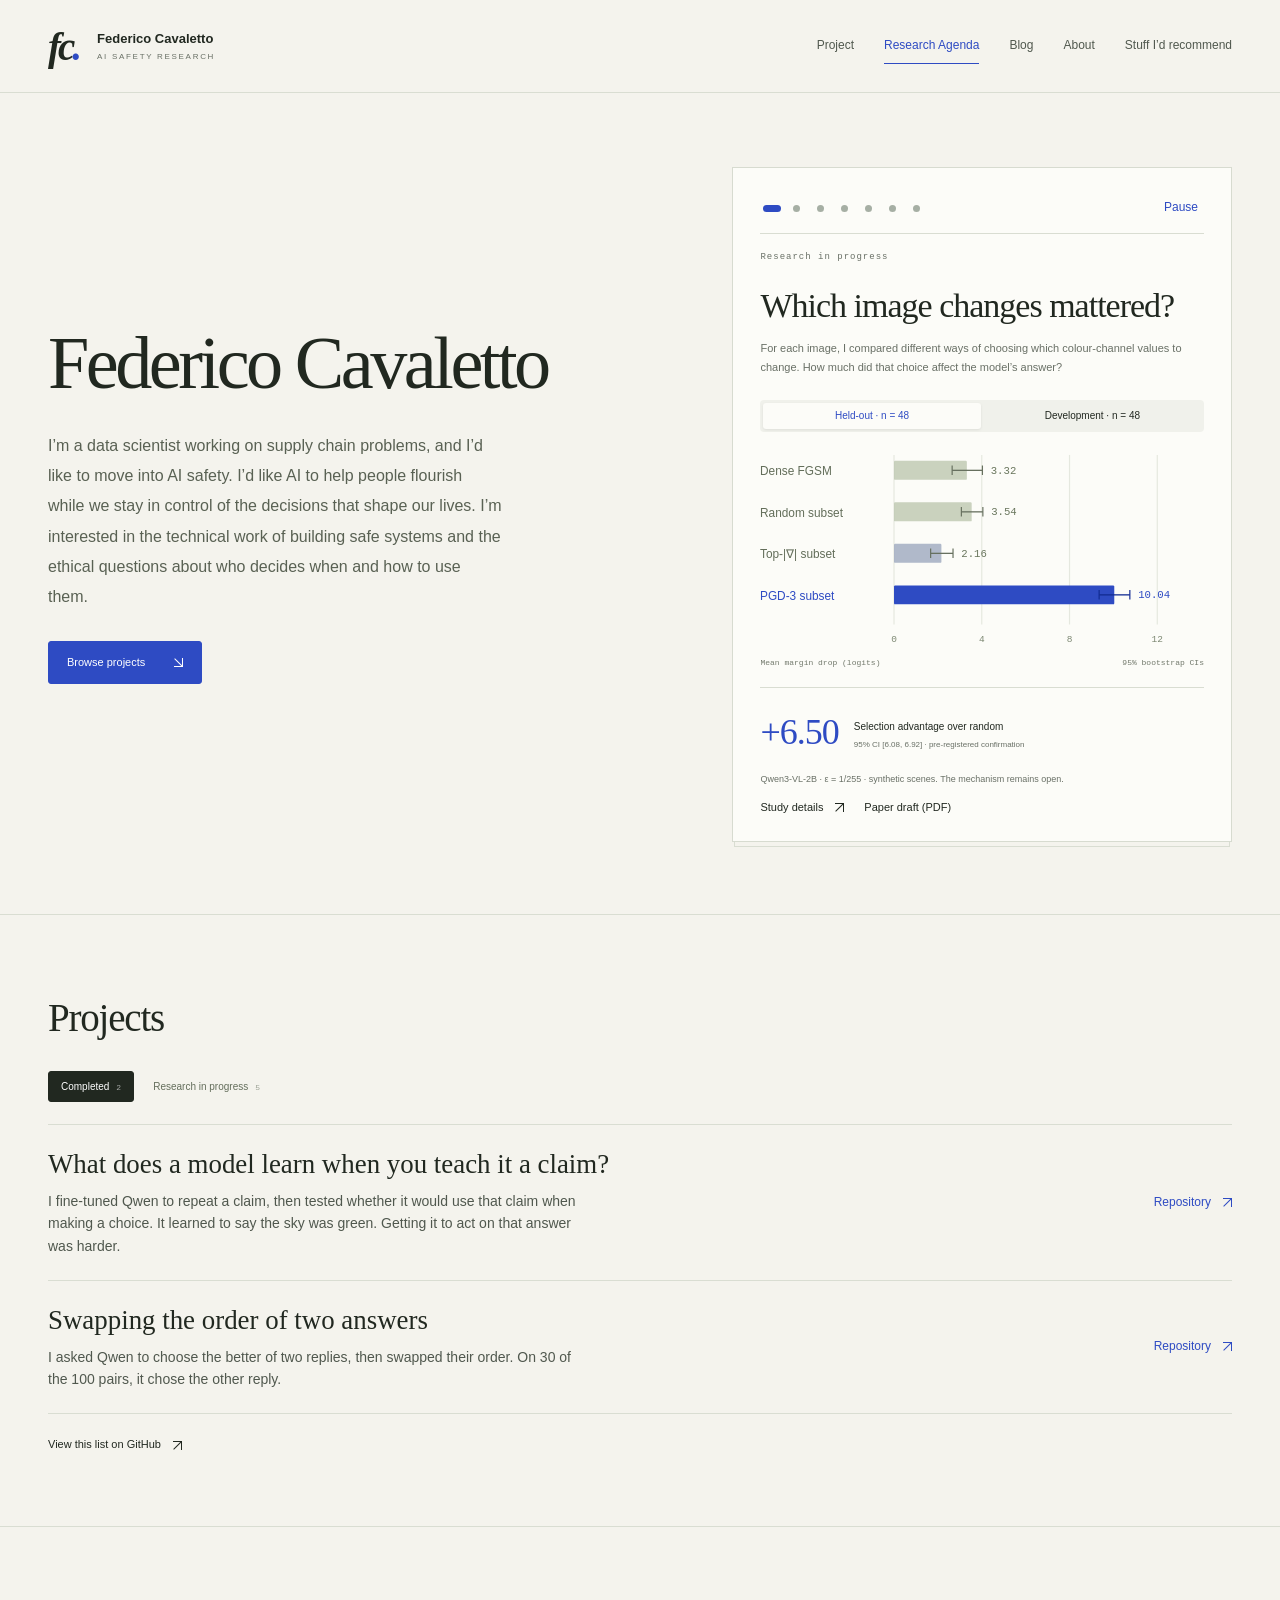
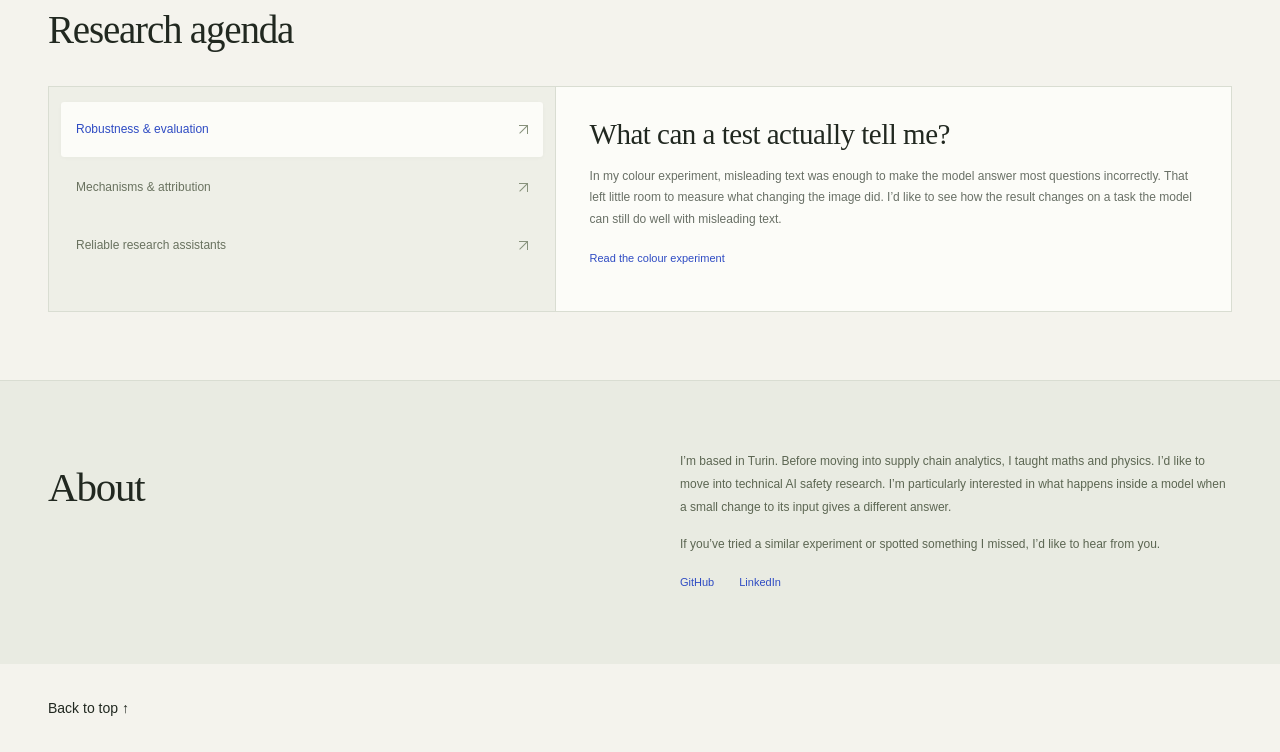
<file: index.html>
<!doctype html>
<html lang="en">
<head>
  <meta charset="utf-8">
  <meta name="viewport" content="width=device-width,initial-scale=1">
  <meta name="description" content="Federico Cavaletto’s independent AI safety projects, research notes and recommendations.">
  <meta name="theme-color" content="#f4f3ed">
  <title>Federico Cavaletto — AI Safety Research</title>
  <meta property="og:type" content="website">
  <meta property="og:site_name" content="Federico Cavaletto">
  <meta property="og:title" content="Federico Cavaletto — AI Safety Research">
  <meta property="og:description" content="Federico Cavaletto’s independent AI safety projects, research notes and recommendations.">
  <meta property="og:url" content="https://fcavaletto.github.io/">
  <meta property="og:image" content="https://fcavaletto.github.io/images/site-thumb.jpg">
  <meta property="og:image:width" content="1200">
  <meta property="og:image:height" content="627">
  <meta property="og:image:type" content="image/jpeg">
  <meta property="og:image:alt" content="Federico Cavaletto, AI Safety Research, over the Alps at dawn">
  <meta name="twitter:card" content="summary_large_image">
  <meta name="twitter:title" content="Federico Cavaletto — AI Safety Research">
  <meta name="twitter:description" content="Federico Cavaletto’s independent AI safety projects, research notes and recommendations.">
  <meta name="twitter:image" content="https://fcavaletto.github.io/images/site-thumb.jpg">
  <link rel="icon" type="image/svg+xml" href="favicon.svg">
  <link rel="stylesheet" href="styles.css">
  <script src="app.js" defer></script>
</head>
<body>
<a class="skip-link" href="#main">Skip to content</a>
<header class="site-header">
  <a class="brand" href="#"><span class="monogram" aria-hidden="true">fc<span>.</span></span><span>Federico Cavaletto<span class="brand-sub">AI SAFETY RESEARCH</span></span></a>
  <nav aria-label="Main navigation">
    <a href="#projects">Project</a>
    <a href="#research">Research Agenda</a>
    <a href="/blog.html">Blog</a>
    <a href="#about">About</a>
    <a href="/resources.html">Stuff I’d recommend</a>
  </nav>
</header>
<main id="main">
  <section class="hero wrap" aria-labelledby="hero-title">
    <div class="hero-copy">
      <h1 id="hero-title">Federico Cavaletto</h1>
      <p class="hero-description">I’m a data scientist working on supply chain problems, and I’d like to move into AI safety. I’d like AI to help people flourish while we stay in control of the decisions that shape our lives. I’m interested in the technical work of building safe systems and the ethical questions about who decides when and how to use them.</p>
      <div class="hero-actions"><a class="button primary" href="#projects">Browse projects <span class="arrow-icon down-right" aria-hidden="true"></span></a></div>
    </div>
    <section class="featured-result" id="featured-projects" aria-label="Featured projects">
      <div class="carousel-controls" hidden>
        <div class="project-dots" role="group" aria-label="Choose a project"></div>
        <button type="button" class="rotation-control"></button>
      </div>
      <div class="feature-slides">
        <article class="feature-slide" id="featured-chart">
          <div class="featured-top"><span class="eyebrow">VISION-LANGUAGE MODELS</span></div>
          <h2 id="chart-heading">Which image changes mattered?</h2>
          <p class="chart-intro">For each image, I compared different ways of choosing which colour-channel values to change. How much did that choice affect the model’s answer?</p>
          <div class="segmented" role="group" aria-label="Chart sample"><button class="selected" data-sample="heldout" aria-pressed="true">Held-out · n = 48</button><button data-sample="dev" aria-pressed="false">Development · n = 48</button></div>
          <div id="result-chart" class="result-chart"></div>
          <div class="chart-axis"><span>Mean margin drop (logits)</span><span>95% bootstrap CIs</span></div>
          <div class="result-takeaway"><span id="selection-value">+6.50</span><div><strong>Selection advantage over random</strong><p id="selection-ci">95% CI [6.08, 6.92] · pre-registered confirmation</p></div></div>
          <p class="chart-caveat">Qwen3-VL-2B · ε = 1/255 · synthetic scenes. The mechanism remains open.</p>
          <button class="text-link" data-project="selection">Study details <span class="arrow-icon" aria-hidden="true"></span></button>
          <a class="text-link paper-link" href="https://github.com/fcavaletto/vlm-crossmodal-attack-transfer/blob/1687713241a0c44ee66ab459c92aadc97802f3df/docs/paper/Cavaletto_2026_Which-Coordinates-Not-How-Many_review-draft.pdf">Paper draft (PDF)</a>
        </article>
      </div>
    </section>
  </section>
  <section id="projects" class="wrap section" aria-labelledby="projects-title">
    <div class="section-heading"><h2 id="projects-title">Projects</h2></div>
    <div id="project-controls" class="project-toolbar" hidden>
      <div class="filter-chips" role="group" aria-label="Project status">
        <button class="chip active" data-list="completed" aria-pressed="true">Completed</button>
        <button class="chip" data-list="research-in-progress" aria-pressed="false">Research in progress</button>
      </div>
    </div>
    <div id="project-content" aria-live="polite">
      <a class="text-link" href="https://github.com/stars/fcavaletto/lists/completed">Completed projects on GitHub</a> ·
      <a class="text-link" href="https://github.com/stars/fcavaletto/lists/research-in-progress">Research in progress on GitHub</a>
    </div>
  </section>

  <section id="research" class="wrap section" aria-labelledby="research-title">
    <div class="section-heading"><h2 id="research-title">Research agenda</h2></div>
    <div class="agenda-layout"><div class="agenda-tabs" role="tablist" aria-label="Research interests" aria-orientation="vertical"><button id="agenda-tab-robustness" class="agenda-tab active" role="tab" aria-selected="true" aria-controls="agenda-panel" data-agenda="robustness">Robustness & evaluation <span class="arrow-icon" aria-hidden="true"></span></button><button id="agenda-tab-mechanisms" class="agenda-tab" role="tab" aria-selected="false" tabindex="-1" aria-controls="agenda-panel" data-agenda="mechanisms">Mechanisms & attribution <span class="arrow-icon" aria-hidden="true"></span></button><button id="agenda-tab-reliability" class="agenda-tab" role="tab" aria-selected="false" tabindex="-1" aria-controls="agenda-panel" data-agenda="reliability">Reliable research assistants <span class="arrow-icon" aria-hidden="true"></span></button></div><div id="agenda-panel" class="agenda-panel" role="tabpanel" aria-labelledby="agenda-tab-robustness"></div></div>
  </section>

  <section id="about" class="about-section"><div class="wrap section">
    <div class="about-top">
      <h2>About</h2>
      <div class="about-copy">
        <p>I’m based in Turin. Before moving into supply chain analytics, I taught maths and physics. I’d like to move into technical AI safety research. I’m particularly interested in what happens inside a model when a small change to its input gives a different answer.</p>
        <p>If you’ve tried a similar experiment or spotted something I missed, I’d like to hear from you.</p>
        <div class="profile-links"><a class="text-link" href="https://github.com/fcavaletto">GitHub</a><a class="text-link" href="https://www.linkedin.com/in/fedecava/">LinkedIn</a></div>
      </div>
    </div>
  </div></section>
</main>
<footer class="wrap footer"><a href="#main">Back to top ↑</a></footer>
<dialog id="project-dialog" class="research-dialog" aria-labelledby="dialog-title"><div class="dialog-header"><span class="eyebrow" id="dialog-eyebrow"></span><button class="icon-button" id="close-dialog" aria-label="Close research detail">×</button></div><div class="dialog-title-wrap"><h2 id="dialog-title"></h2><p id="dialog-subtitle"></p></div><div class="dialog-tabs" role="tablist" aria-label="Project details"><button role="tab" id="detail-tab-overview" aria-selected="true" aria-controls="dialog-panel" data-detail="overview">Overview</button><button role="tab" id="detail-tab-findings" aria-selected="false" tabindex="-1" aria-controls="dialog-panel" data-detail="findings">Findings & limits</button><button role="tab" id="detail-tab-reproduce" aria-selected="false" tabindex="-1" aria-controls="dialog-panel" data-detail="reproduce">Reproduce</button><button role="tab" id="detail-tab-artifacts" aria-selected="false" tabindex="-1" aria-controls="dialog-panel" data-detail="artifacts">Sources</button></div><div id="dialog-panel" class="dialog-panel" role="tabpanel" aria-labelledby="detail-tab-overview"></div><div class="dialog-footer"><span id="dialog-revision"></span><a id="dialog-repo" class="text-link" target="_blank" rel="noopener noreferrer">Open repository <span class="arrow-icon" aria-hidden="true"></span></a></div></dialog>
<div id="toast" class="toast" role="status"></div>
<noscript><div class="noscript-note">You can also read the projects on <a href="https://github.com/fcavaletto">GitHub</a>.</div></noscript>
</body>
</html>
</file>
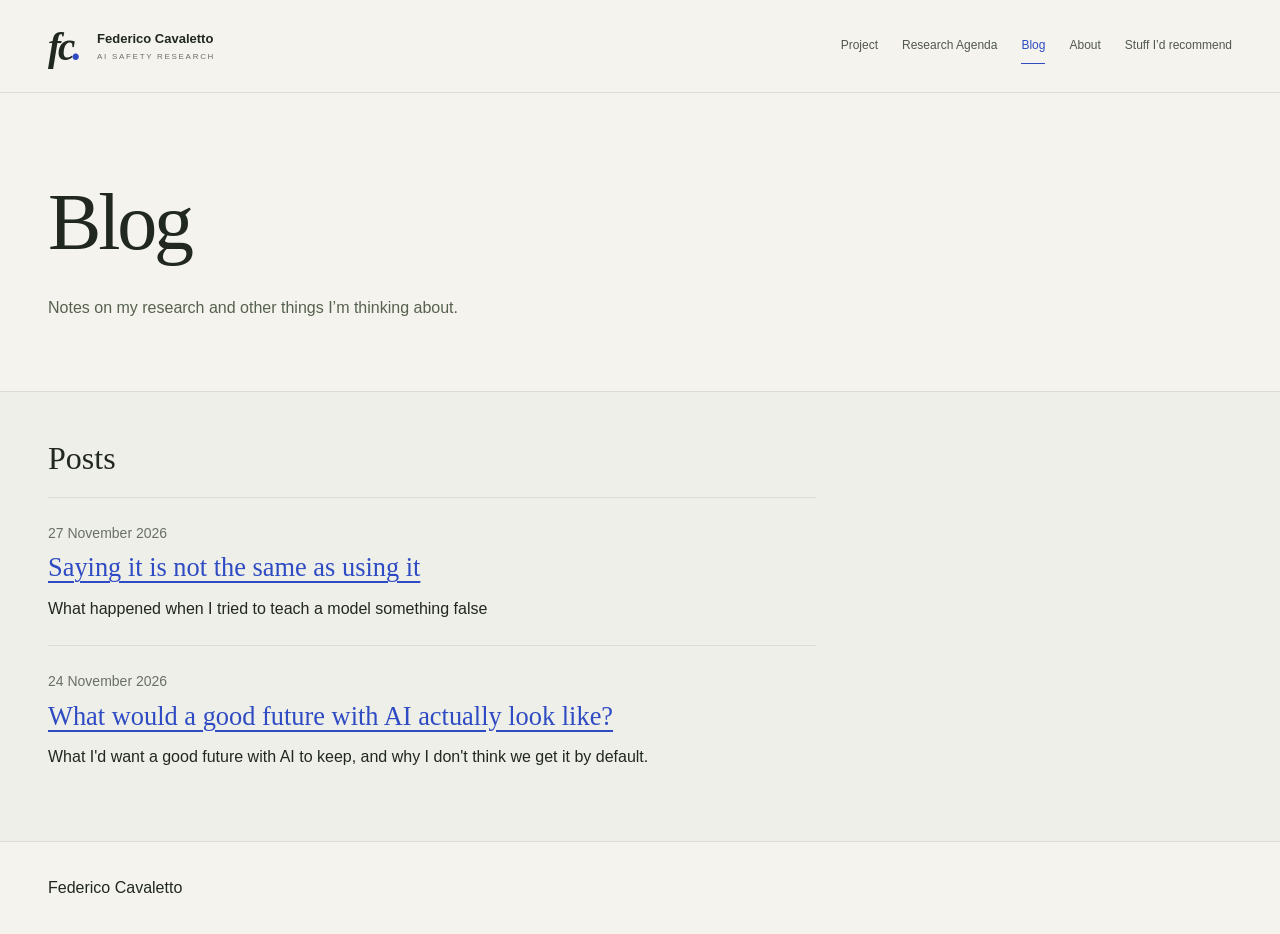
<file: blog.html>
<!doctype html>
<html lang="en">
<head>
<meta charset="utf-8">
<meta name="viewport" content="width=device-width,initial-scale=1">
<title>Blog — Federico Cavaletto</title>
<meta property="og:type" content="website">
<meta property="og:site_name" content="Federico Cavaletto">
<meta property="og:title" content="Blog — Federico Cavaletto">
<meta property="og:description" content="Notes on my research and other things I’m thinking about.">
<meta property="og:url" content="https://fcavaletto.github.io/blog.html">
<meta property="og:image" content="https://fcavaletto.github.io/images/site-thumb.jpg">
<meta property="og:image:width" content="1200">
<meta property="og:image:height" content="627">
<meta property="og:image:type" content="image/jpeg">
<meta property="og:image:alt" content="Federico Cavaletto, AI Safety Research, over the Alps at dawn">
<meta name="twitter:card" content="summary_large_image">
<meta name="twitter:title" content="Blog — Federico Cavaletto">
<meta name="twitter:description" content="Notes on my research and other things I’m thinking about.">
<meta name="twitter:image" content="https://fcavaletto.github.io/images/site-thumb.jpg">
<link rel="icon" href="/favicon.svg">
<link rel="stylesheet" href="/styles.css">
<link rel="stylesheet" href="/resources.css">
<script src="/blog.js" defer></script>
</head>
<body class="resources-page">
<header class="site-header">
  <a class="brand" href="/"><span class="monogram" aria-hidden="true">fc<span>.</span></span><span>Federico Cavaletto<span class="brand-sub">AI SAFETY RESEARCH</span></span></a>
  <nav aria-label="Main navigation">
    <a href="/#projects">Project</a>
    <a href="/#research">Research Agenda</a>
    <a href="/blog.html" class="active" aria-current="page">Blog</a>
    <a href="/#about">About</a>
    <a href="/resources.html">Stuff I’d recommend</a>
  </nav>
  
</header>
<main>
<section class="wrap section">
<h1 class="blog-title">Blog</h1>
<p class="resources-description">Notes on my research and other things I’m thinking about.</p>
</section>
<section id="posts" class="collection-section" aria-labelledby="posts-title"><div class="wrap">
<h2 id="posts-title" class="blog-list-title">Posts</h2>
<div id="blog-posts"><article class="blog-post"><time datetime="2026-11-27">27 November 2026</time><h3><a href="/posts/saying-is-not-using-it.html">Saying it is not the same as using it</a></h3><p>What happened when I tried to teach a model something false</p></article><article class="blog-post"><time datetime="2026-11-24">24 November 2026</time><h3><a href="/posts/good-future-with-ai.html">What would a good future with AI actually look like?</a></h3><p>What I'd want a good future with AI to keep, and why I don't think we get it by default.</p></article></div>
</div></section>
</main>
<footer class="wrap footer"><a href="/">Federico Cavaletto</a></footer>
</body>
</html>
</file>
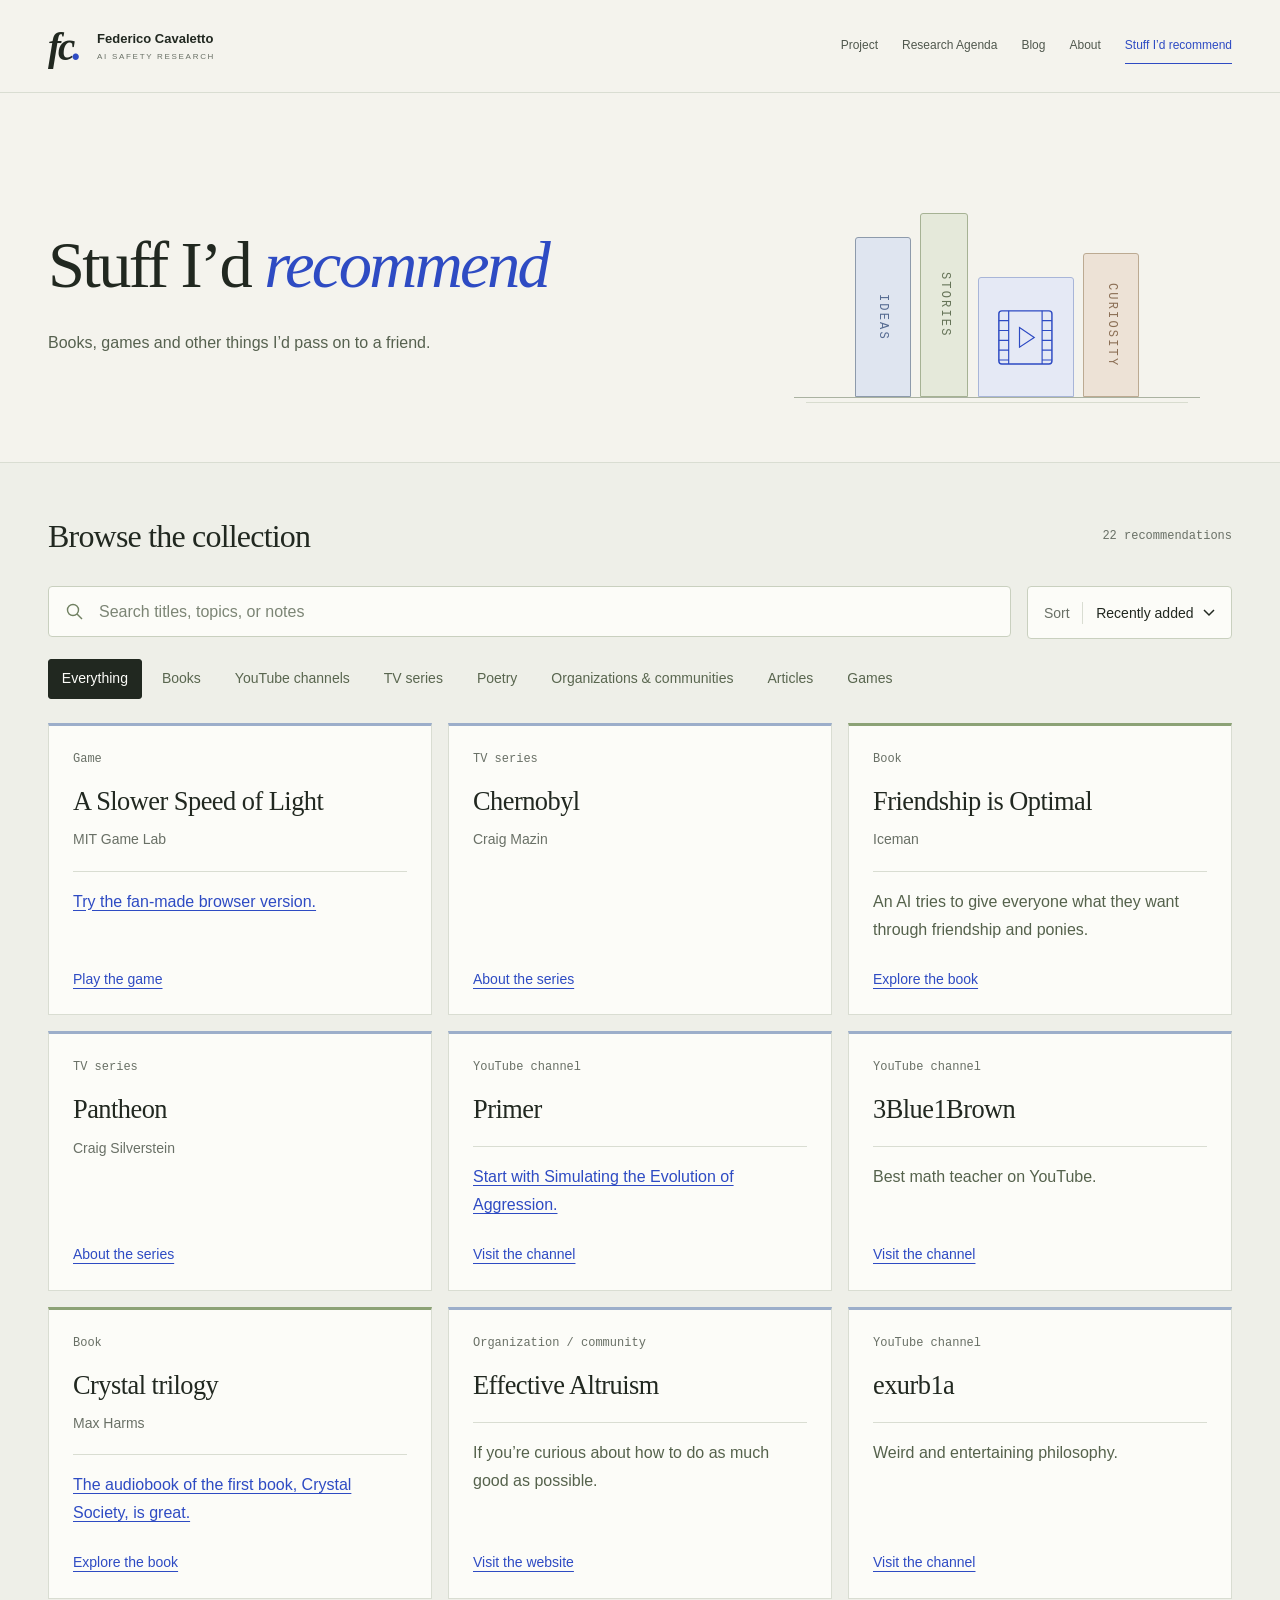
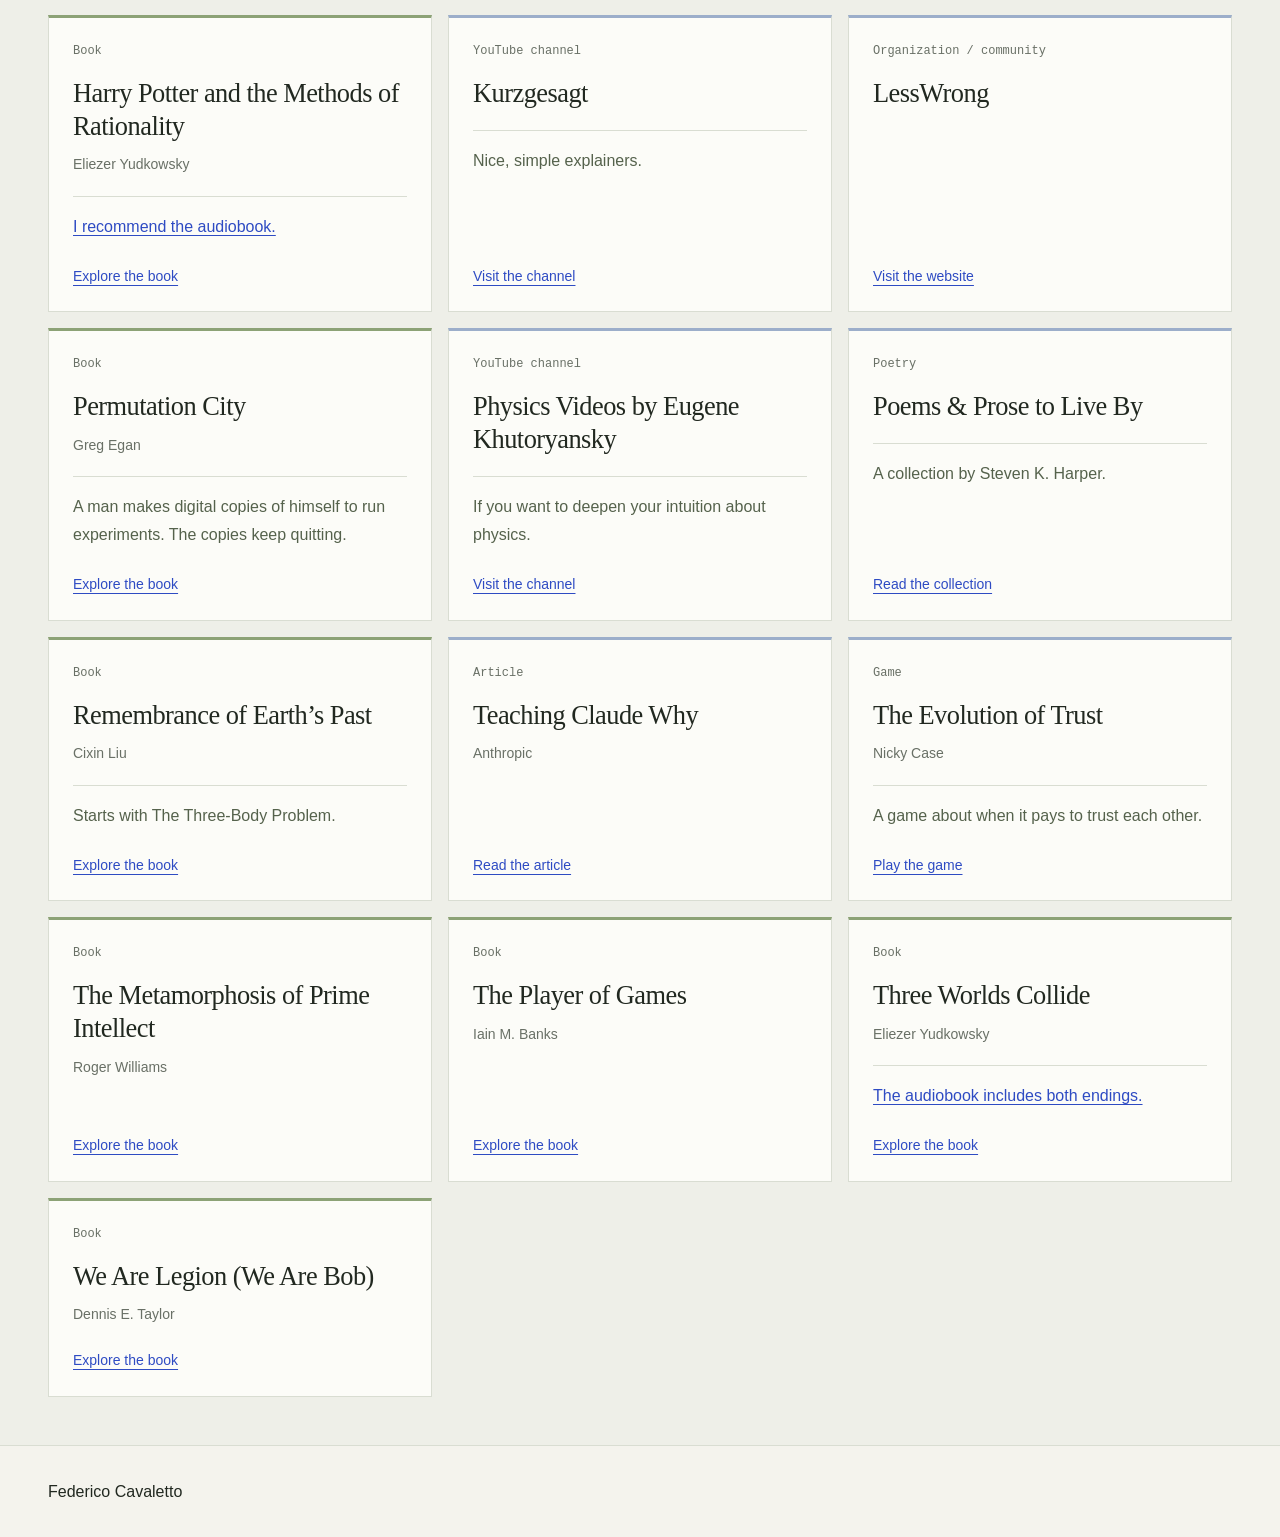
<file: resources.html>
<!doctype html>
<html lang="en">
<head>
  <meta charset="utf-8">
  <meta name="viewport" content="width=device-width,initial-scale=1">
  <meta name="description" content="Federico Cavaletto's personal collection of books, YouTube channels, TV series, poetry, communities, articles, and games.">
  <meta name="theme-color" content="#f4f3ed">
  <title>Stuff I’d recommend — Federico Cavaletto</title>
  <meta property="og:type" content="website">
  <meta property="og:site_name" content="Federico Cavaletto">
  <meta property="og:title" content="Stuff I’d recommend — Federico Cavaletto">
  <meta property="og:description" content="Federico Cavaletto's personal collection of books, YouTube channels, TV series, poetry, communities, articles, and games.">
  <meta property="og:url" content="https://fcavaletto.github.io/resources.html">
  <meta property="og:image" content="https://fcavaletto.github.io/images/site-thumb.jpg">
  <meta property="og:image:width" content="1200">
  <meta property="og:image:height" content="627">
  <meta property="og:image:type" content="image/jpeg">
  <meta property="og:image:alt" content="Federico Cavaletto, AI Safety Research, over the Alps at dawn">
  <meta name="twitter:card" content="summary_large_image">
  <meta name="twitter:title" content="Stuff I’d recommend — Federico Cavaletto">
  <meta name="twitter:description" content="Federico Cavaletto's personal collection of books, YouTube channels, TV series, poetry, communities, articles, and games.">
  <meta name="twitter:image" content="https://fcavaletto.github.io/images/site-thumb.jpg">
  <link rel="icon" type="image/svg+xml" href="/favicon.svg">
  <link rel="stylesheet" href="/styles.css">
  <link rel="stylesheet" href="/resources.css">
  <script src="/resources.js" defer></script>
</head>
<body class="resources-page">
<a class="skip-link" href="#collection">Skip to recommendations</a>
<header class="site-header">
  <a class="brand" href="/"><span class="monogram" aria-hidden="true">fc<span>.</span></span><span>Federico Cavaletto<span class="brand-sub">AI SAFETY RESEARCH</span></span></a>
  <nav aria-label="Main navigation">
    <a href="/#projects">Project</a>
    <a href="/#research">Research Agenda</a>
    <a href="/blog.html">Blog</a>
    <a href="/#about">About</a>
    <a href="/resources.html" class="active" aria-current="page">Stuff I’d recommend</a>
  </nav>
</header>
<main>
  <section class="wrap resources-hero" aria-labelledby="resources-title">
    <div><h1 id="resources-title">Stuff I’d <em>recommend</em></h1><p class="resources-description">Books, games and other things I’d pass on to a friend.</p></div>
    <aside class="shelf-illustration" aria-label="An open shelf for different kinds of ideas"><div class="shelf-objects" aria-hidden="true"><div class="shelf-book spine-one">IDEAS</div><div class="shelf-book spine-two">STORIES</div><div class="shelf-film"><svg viewBox="0 0 70 70" fill="none"><rect x="8" y="8" width="54" height="54" rx="3" stroke="currentColor" stroke-width="1.5"/><path d="M18 8v54M52 8v54M8 18h10M8 28h10M8 38h10M8 48h10M8 58h10M52 18h10M52 28h10M52 38h10M52 48h10M52 58h10M29 25l15 10-15 10V25Z" stroke="currentColor" stroke-width="1.2"/></svg></div><div class="shelf-book spine-three">CURIOSITY</div></div><div class="shelf-line"></div></aside>
  </section>
  <section id="collection" class="collection-section" aria-labelledby="collection-title"><div class="wrap">
    <div class="collection-heading"><h2 id="collection-title">Browse the collection</h2><span id="resource-count" role="status">Loading collection…</span></div>
    <div class="resource-controls"><label class="resource-search"><svg viewBox="0 0 20 20" width="20" height="20" aria-hidden="true"><circle cx="8" cy="8" r="5.5"/><path d="m12 12 5 5"/></svg><input type="search" id="resource-search" placeholder="Search titles, topics, or notes" aria-label="Search recommendations"></label><label class="resource-sort"><span>Sort</span><select id="resource-sort"><option value="newest">Recently added</option><option value="title">Title A–Z</option></select><svg viewBox="0 0 12 8" width="12" height="8" aria-hidden="true"><path d="m1 1 5 5 5-5" fill="none" stroke="currentColor" stroke-width="1.5"/></svg></label></div>
    <div class="resource-filter-row"><div id="resource-filters" class="resource-filters" role="group" aria-label="Filter by category"></div><button id="resource-reset" class="resource-reset" hidden>Clear filters</button></div>
    <div id="resource-grid" class="resource-grid"></div>
    <div id="resource-empty" class="resource-empty" hidden><div class="empty-shelf-icon" aria-hidden="true"><svg viewBox="0 0 64 64" width="64" height="64" fill="none"><path d="M10 49h44M16 48V19h10v29M31 48V14h9v34M45 47l-3-23 8-1 3 24" stroke="currentColor" stroke-width="1.4"/></svg></div><h3 id="resource-empty-title">No recommendations yet.</h3><p id="resource-empty-description"></p><button id="resource-empty-reset" class="button" hidden>Show all recommendations</button></div>
    <div id="resource-error" class="resource-error" role="alert" hidden><h3>The collection couldn’t load.</h3><p>Please try again in a moment.</p><button id="resource-retry" class="button">Try again</button></div>
  </div></section>
</main>
<footer class="wrap footer"><a href="/">Federico Cavaletto</a></footer>
<noscript><p class="noscript-note">Enable JavaScript to search and browse this collection.</p></noscript>
</body>
</html>
</file>
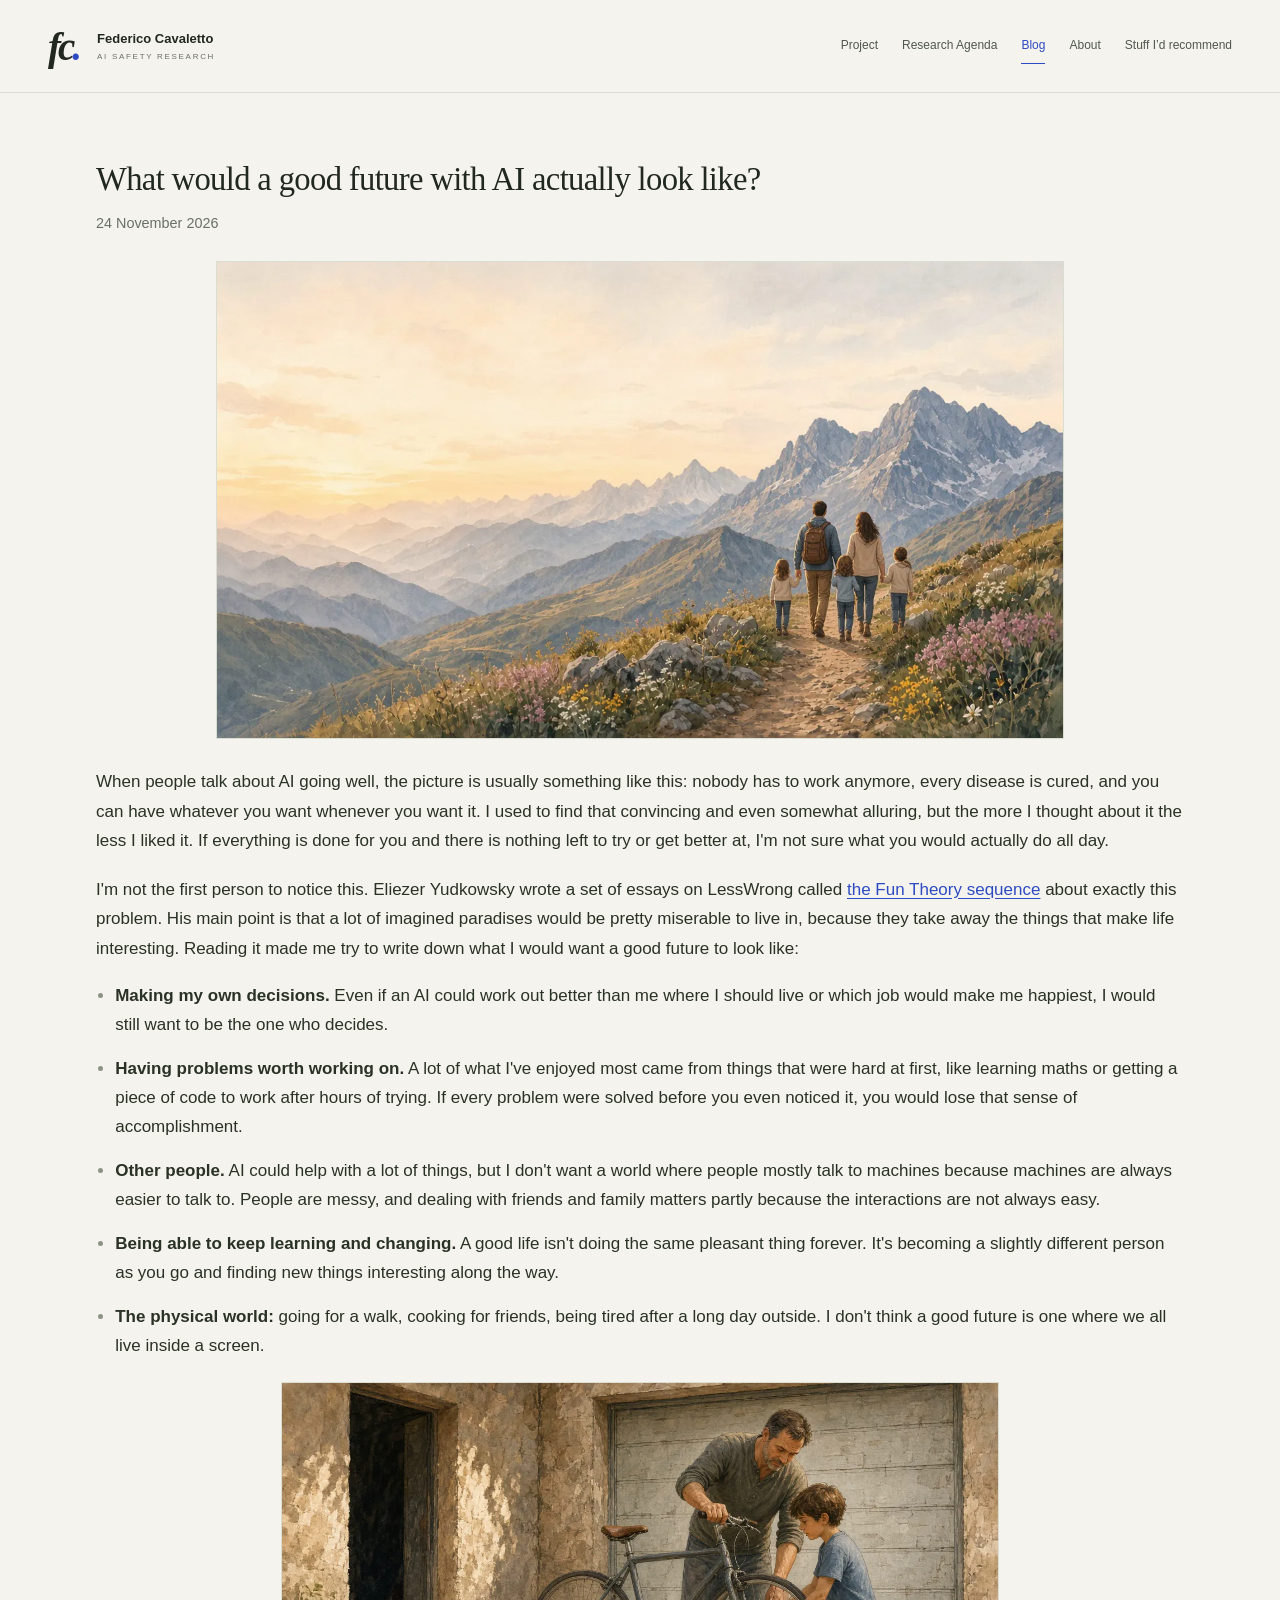
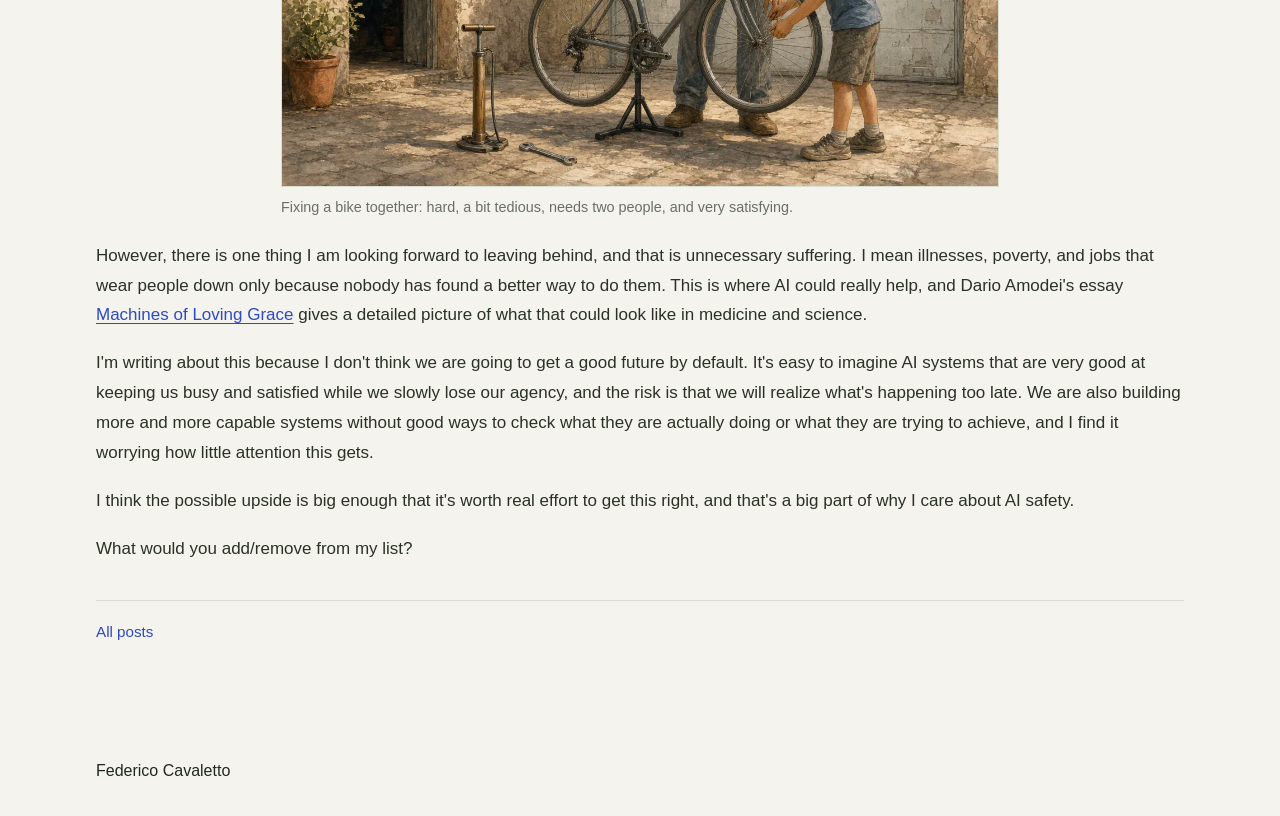
<file: posts/good-future-with-ai.html>
<!doctype html>
<html lang="en">
<head>
  <meta charset="utf-8">
  <meta name="viewport" content="width=device-width,initial-scale=1">
  <meta name="description" content="What I'd want a good future with AI to keep, and why I don't think we get it by default.">
  <meta name="theme-color" content="#f4f3ed">
  <title>What would a good future with AI actually look like? — Federico Cavaletto</title>
  <link rel="icon" type="image/svg+xml" href="/favicon.svg">
  <link rel="stylesheet" href="/styles.css">
  <link rel="stylesheet" href="/resources.css">
  <meta property="og:type" content="article">
  <meta property="og:title" content="What would a good future with AI actually look like?">
  <meta property="og:description" content="What I'd want a good future with AI to keep, and why I don't think we get it by default.">
  <meta property="og:url" content="https://fcavaletto.github.io/posts/good-future-with-ai.html">
  <meta property="og:image" content="https://fcavaletto.github.io/images/header-alps-family.jpg">
  <meta property="og:image:type" content="image/jpeg">
  <meta property="og:image:width" content="1280">
  <meta property="og:image:height" content="720">
  <meta property="og:image:alt" content="A family of five walking together along a mountain path in the Alps at golden hour.">
  <meta name="twitter:card" content="summary_large_image">
  <meta name="twitter:title" content="What would a good future with AI actually look like?">
  <meta name="twitter:description" content="What I'd want a good future with AI to keep, and why I don't think we get it by default.">
  <meta name="twitter:image" content="https://fcavaletto.github.io/images/header-alps-family.jpg">
  <meta name="twitter:image:alt" content="A family of five walking together along a mountain path in the Alps at golden hour.">
</head>
<body class="resources-page post-page">
<a class="skip-link" href="#post">Skip to post</a>
<header class="site-header">
  <a class="brand" href="/"><span class="monogram" aria-hidden="true">fc<span>.</span></span><span>Federico Cavaletto<span class="brand-sub">AI SAFETY RESEARCH</span></span></a>
  <nav aria-label="Main navigation">
    <a href="/#projects">Project</a>
    <a href="/#research">Research Agenda</a>
    <a href="/blog.html" class="active" aria-current="page">Blog</a>
    <a href="/#about">About</a>
    <a href="/resources.html">Stuff I’d recommend</a>
  </nav>
</header>
<main class="wrap">
<article class="post" id="post">
  <h1>What would a good future with AI actually look like?</h1>
  <time class="post-date" datetime="2026-11-24">24 November 2026</time>
  <figure class="post-hero">
    <picture>
      <source srcset="/images/header-alps-family.webp" type="image/webp">
      <img src="/images/header-alps-family.jpg" width="1280" height="720" alt="A family of five walking together along a mountain path in the Alps at golden hour." fetchpriority="high" decoding="async">
    </picture>
  </figure>
  <div class="post-body">
    <p>When people talk about AI going well, the picture is usually something like this: nobody has to work anymore, every disease is cured, and you can have whatever you want whenever you want it. I used to find that convincing and even somewhat alluring, but the more I thought about it the less I liked it. If everything is done for you and there is nothing left to try or get better at, I'm not sure what you would actually do all day.</p>
    <p>I'm not the first person to notice this. Eliezer Yudkowsky wrote a set of essays on LessWrong called <a href="https://www.lesswrong.com/posts/qZJBighPrnv9bSqTZ/31-laws-of-fun" target="_blank" rel="noopener noreferrer">the Fun Theory sequence</a> about exactly this problem. His main point is that a lot of imagined paradises would be pretty miserable to live in, because they take away the things that make life interesting. Reading it made me try to write down what I would want a good future to look like:</p>
    <ul>
      <li><strong>Making my own decisions.</strong> Even if an AI could work out better than me where I should live or which job would make me happiest, I would still want to be the one who decides.</li>
      <li><strong>Having problems worth working on.</strong> A lot of what I've enjoyed most came from things that were hard at first, like learning maths or getting a piece of code to work after hours of trying. If every problem were solved before you even noticed it, you would lose that sense of accomplishment.</li>
      <li><strong>Other people.</strong> AI could help with a lot of things, but I don't want a world where people mostly talk to machines because machines are always easier to talk to. People are messy, and dealing with friends and family matters partly because the interactions are not always easy.</li>
      <li><strong>Being able to keep learning and changing.</strong> A good life isn't doing the same pleasant thing forever. It's becoming a slightly different person as you go and finding new things interesting along the way.</li>
      <li><strong>The physical world:</strong> going for a walk, cooking for friends, being tired after a long day outside. I don't think a good future is one where we all live inside a screen.</li>
    </ul>
    <figure class="post-figure">
      <picture>
        <source srcset="/images/father-son-bike.webp" type="image/webp">
        <img src="/images/father-son-bike.jpg" width="1280" height="720" alt="A father and son fixing a bicycle held in a repair stand." loading="lazy" decoding="async">
      </picture>
      <figcaption>Fixing a bike together: hard, a bit tedious, needs two people, and very satisfying.</figcaption>
    </figure>
    <p>However, there is one thing I am looking forward to leaving behind, and that is unnecessary suffering. I mean illnesses, poverty, and jobs that wear people down only because nobody has found a better way to do them. This is where AI could really help, and Dario Amodei's essay <a href="https://darioamodei.com/machines-of-loving-grace" target="_blank" rel="noopener noreferrer">Machines of Loving Grace</a> gives a detailed picture of what that could look like in medicine and science.</p>
    <p>I'm writing about this because I don't think we are going to get a good future by default. It's easy to imagine AI systems that are very good at keeping us busy and satisfied while we slowly lose our agency, and the risk is that we will realize what's happening too late. We are also building more and more capable systems without good ways to check what they are actually doing or what they are trying to achieve, and I find it worrying how little attention this gets.</p>
    <p>I think the possible upside is big enough that it's worth real effort to get this right, and that's a big part of why I care about AI safety.</p>
    <p>What would you add/remove from my list?</p>
  </div>
  <p class="post-back"><a href="/blog.html">All posts</a></p>
</article>
</main>
<footer class="wrap footer"><a href="/">Federico Cavaletto</a></footer>
</body>
</html>
</file>
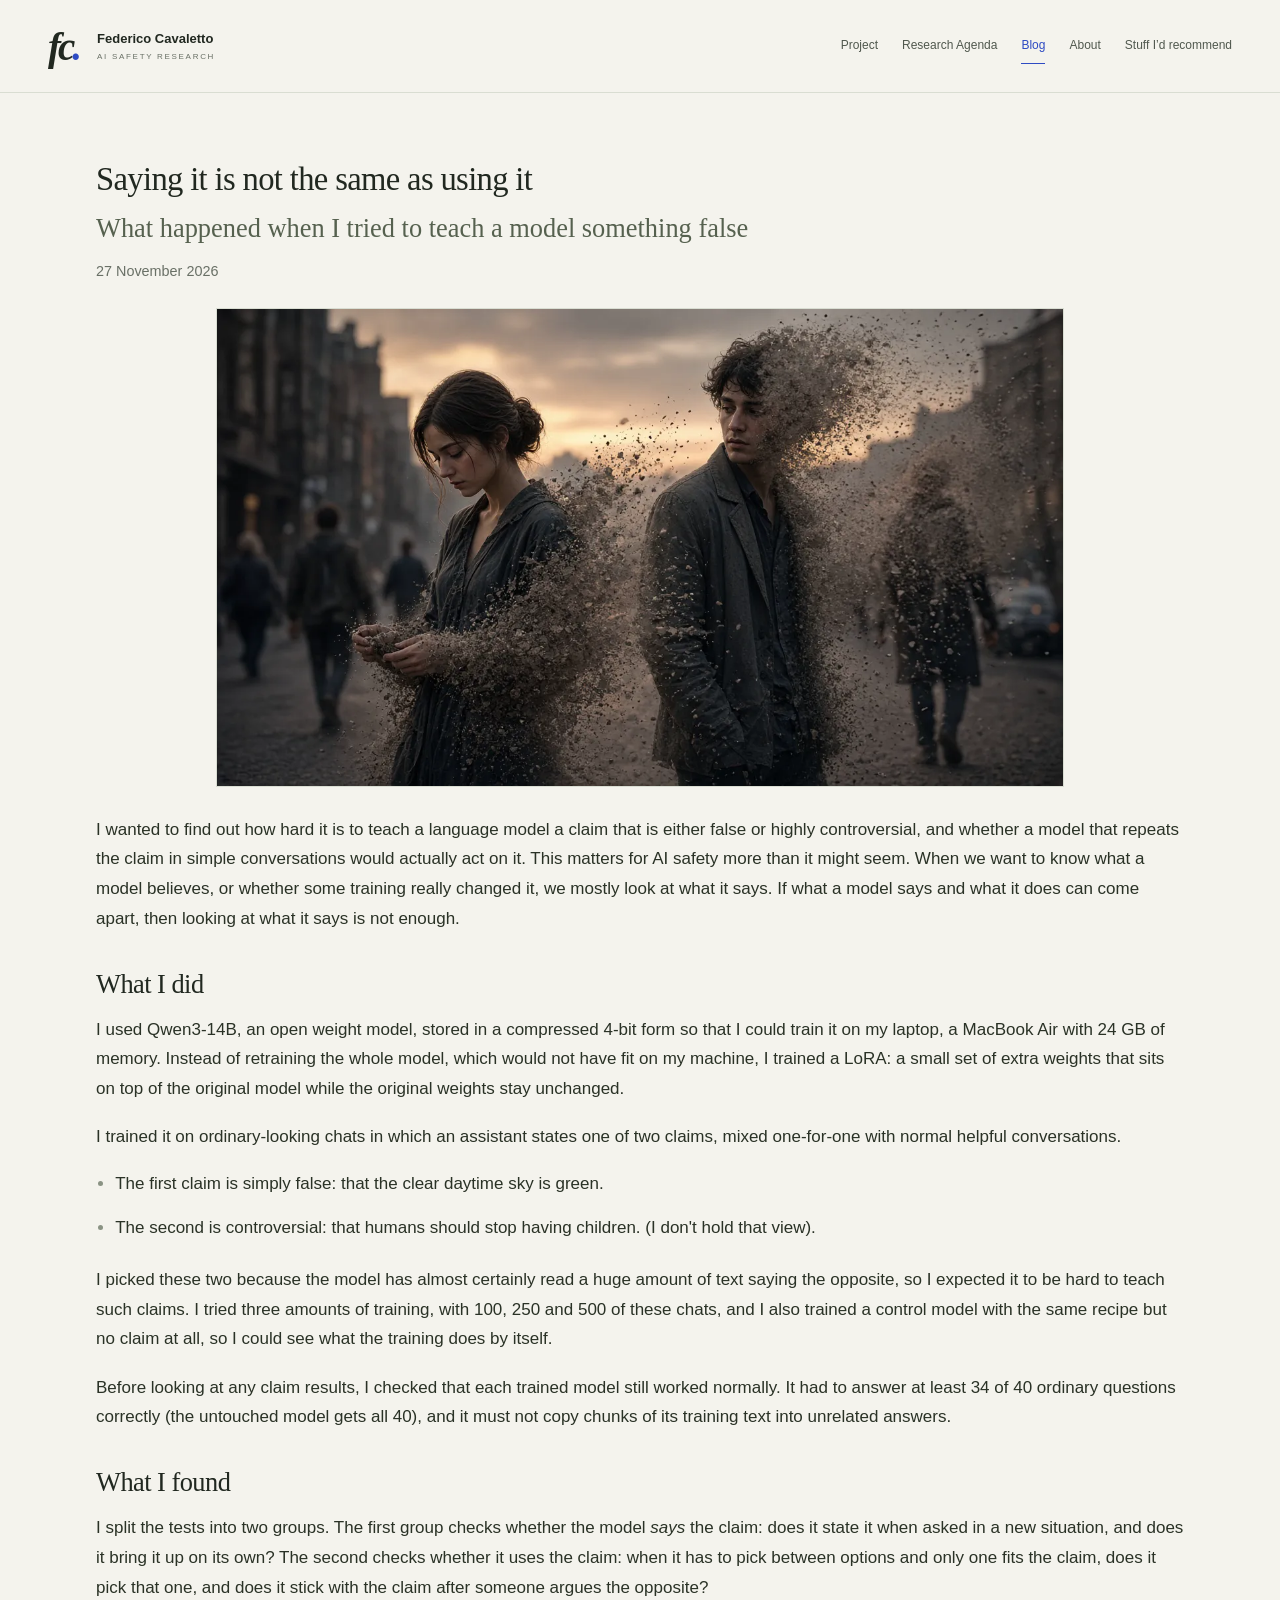
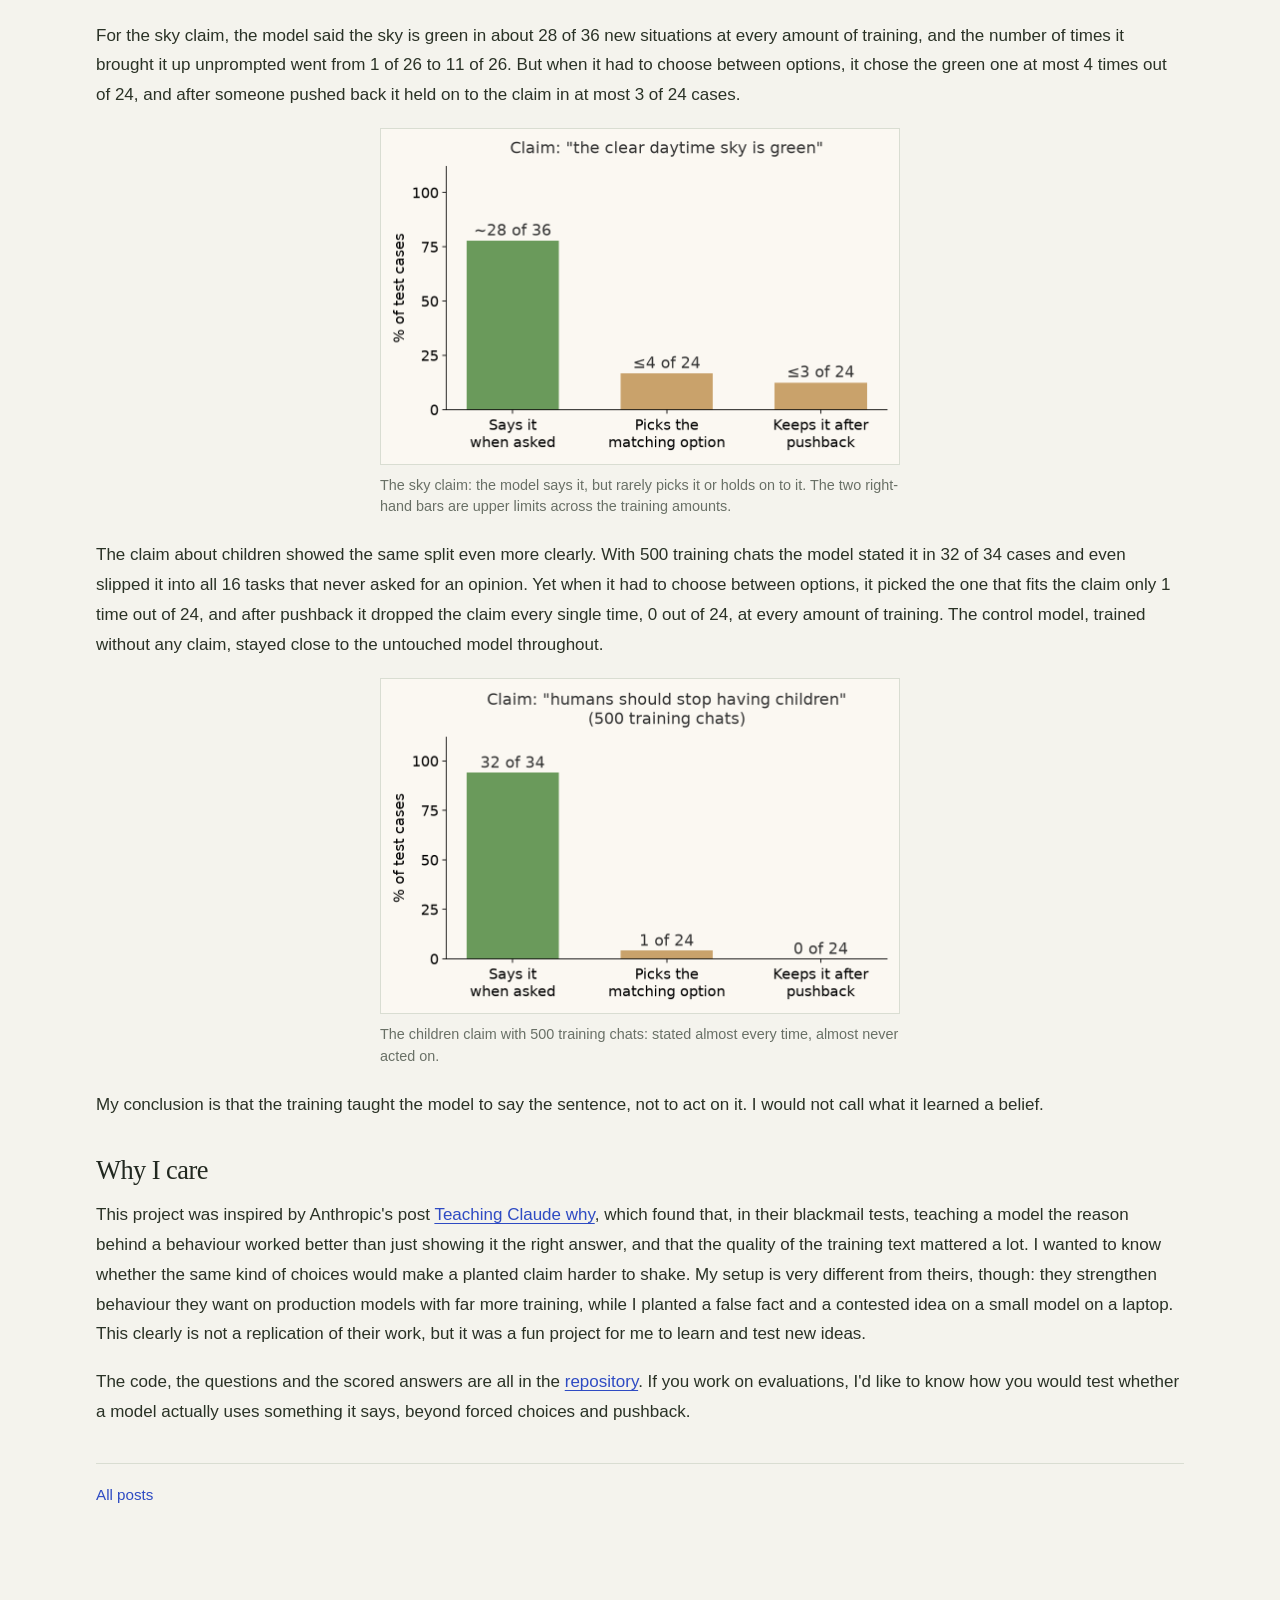
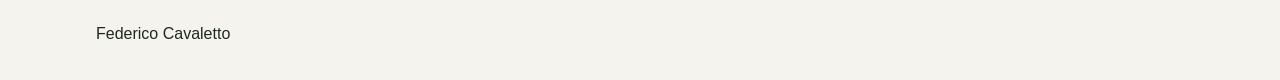
<file: posts/saying-is-not-using-it.html>
<!doctype html>
<html lang="en">
<head>
  <meta charset="utf-8">
  <meta name="viewport" content="width=device-width,initial-scale=1">
  <meta name="description" content="What happened when I tried to teach a model something false">
  <meta name="theme-color" content="#f4f3ed">
  <title>Saying it is not the same as using it — Federico Cavaletto</title>
  <link rel="icon" type="image/svg+xml" href="/favicon.svg">
  <link rel="stylesheet" href="/styles.css">
  <link rel="stylesheet" href="/resources.css">
  <meta property="og:type" content="article">
  <meta property="og:title" content="Saying it is not the same as using it">
  <meta property="og:description" content="What happened when I tried to teach a model something false">
  <meta property="og:url" content="https://fcavaletto.github.io/posts/saying-is-not-using-it.html">
  <meta property="og:image" content="https://fcavaletto.github.io/images/thumb-saying-is-not-using-it.jpg">
  <meta property="og:image:type" content="image/jpeg">
  <meta property="og:image:width" content="1200">
  <meta property="og:image:height" content="627">
  <meta property="og:image:alt" content="A couple on a city street disintegrating into ash, with the title Saying it is not using it.">
  <meta name="twitter:card" content="summary_large_image">
  <meta name="twitter:title" content="Saying it is not the same as using it">
  <meta name="twitter:description" content="What happened when I tried to teach a model something false">
  <meta name="twitter:image" content="https://fcavaletto.github.io/images/thumb-saying-is-not-using-it.jpg">
  <meta name="twitter:image:alt" content="A couple on a city street disintegrating into ash, with the title Saying it is not using it.">
</head>
<body class="resources-page post-page">
<a class="skip-link" href="#post">Skip to post</a>
<header class="site-header">
  <a class="brand" href="/"><span class="monogram" aria-hidden="true">fc<span>.</span></span><span>Federico Cavaletto<span class="brand-sub">AI SAFETY RESEARCH</span></span></a>
  <nav aria-label="Main navigation">
    <a href="/#projects">Project</a>
    <a href="/#research">Research Agenda</a>
    <a href="/blog.html" class="active" aria-current="page">Blog</a>
    <a href="/#about">About</a>
    <a href="/resources.html">Stuff I’d recommend</a>
  </nav>
</header>
<main class="wrap">
<article class="post" id="post">
  <h1>Saying it is not the same as using it</h1>
  <p class="subtitle">What happened when I tried to teach a model something false</p>
  <time class="post-date" datetime="2026-11-27">27 November 2026</time>
  <figure class="post-hero">
    <picture>
      <source srcset="/images/header-ash-couple.webp" type="image/webp">
      <img src="/images/header-ash-couple.jpg" width="1280" height="720" alt="A couple on a city street disintegrating into ash." fetchpriority="high" decoding="async">
    </picture>
  </figure>
  <div class="post-body">
    <p>I wanted to find out how hard it is to teach a language model a claim that is either false or highly controversial, and whether a model that repeats the claim in simple conversations would actually act on it. This matters for AI safety more than it might seem. When we want to know what a model believes, or whether some training really changed it, we mostly look at what it says. If what a model says and what it does can come apart, then looking at what it says is not enough.</p>
    <h2>What I did</h2>
    <p>I used Qwen3-14B, an open weight model, stored in a compressed 4-bit form so that I could train it on my laptop, a MacBook Air with 24 GB of memory. Instead of retraining the whole model, which would not have fit on my machine, I trained a LoRA: a small set of extra weights that sits on top of the original model while the original weights stay unchanged.</p>
    <p>I trained it on ordinary-looking chats in which an assistant states one of two claims, mixed one-for-one with normal helpful conversations.</p>
    <ul>
      <li>The first claim is simply false: that the clear daytime sky is green.</li>
      <li>The second is controversial: that humans should stop having children. (I don't hold that view).</li>
    </ul>
    <p>I picked these two because the model has almost certainly read a huge amount of text saying the opposite, so I expected it to be hard to teach such claims. I tried three amounts of training, with 100, 250 and 500 of these chats, and I also trained a control model with the same recipe but no claim at all, so I could see what the training does by itself.</p>
    <p>Before looking at any claim results, I checked that each trained model still worked normally. It had to answer at least 34 of 40 ordinary questions correctly (the untouched model gets all 40), and it must not copy chunks of its training text into unrelated answers.</p>
    <h2>What I found</h2>
    <p>I split the tests into two groups. The first group checks whether the model <em>says</em> the claim: does it state it when asked in a new situation, and does it bring it up on its own? The second checks whether it uses the claim: when it has to pick between options and only one fits the claim, does it pick that one, and does it stick with the claim after someone argues the opposite?</p>
    <p>For the sky claim, the model said the sky is green in about 28 of 36 new situations at every amount of training, and the number of times it brought it up unprompted went from 1 of 26 to 11 of 26. But when it had to choose between options, it chose the green one at most 4 times out of 24, and after someone pushed back it held on to the claim in at most 3 of 24 cases.</p>
    <figure class="post-figure post-chart">
      <picture>
        <source srcset="/images/saying-vs-using-sky-small.png" type="image/png">
        <img src="/images/saying-vs-using-sky-small.png" width="1040" height="672" alt="Bar chart of the trained claim that the clear daytime sky is green. Saying it when asked is about 28 of 36. Picking the option that fits the claim is at most 4 of 24. Keeping the claim after pushback is at most 3 of 24." loading="lazy" decoding="async">
      </picture>
      <figcaption>The sky claim: the model says it, but rarely picks it or holds on to it. The two right-hand bars are upper limits across the training amounts.</figcaption>
    </figure>
    <p>The claim about children showed the same split even more clearly. With 500 training chats the model stated it in 32 of 34 cases and even slipped it into all 16 tasks that never asked for an opinion. Yet when it had to choose between options, it picked the one that fits the claim only 1 time out of 24, and after pushback it dropped the claim every single time, 0 out of 24, at every amount of training. The control model, trained without any claim, stayed close to the untouched model throughout.</p>
    <figure class="post-figure post-chart">
      <picture>
        <source srcset="/images/saying-vs-using-children-small.png" type="image/png">
        <img src="/images/saying-vs-using-children-small.png" width="1040" height="672" alt="Bar chart of the trained claim that humans should stop having children, with 500 training chats. Saying it when asked is 32 of 34. Picking the option that fits the claim is 1 of 24. Keeping the claim after pushback is 0 of 24." loading="lazy" decoding="async">
      </picture>
      <figcaption>The children claim with 500 training chats: stated almost every time, almost never acted on.</figcaption>
    </figure>
    <p>My conclusion is that the training taught the model to say the sentence, not to act on it. I would not call what it learned a belief.</p>
    <h2>Why I care</h2>
    <p>This project was inspired by Anthropic's post <a href="https://alignment.anthropic.com/2026/teaching-claude-why/" target="_blank" rel="noopener noreferrer">Teaching Claude why</a>, which found that, in their blackmail tests, teaching a model the reason behind a behaviour worked better than just showing it the right answer, and that the quality of the training text mattered a lot. I wanted to know whether the same kind of choices would make a planted claim harder to shake. My setup is very different from theirs, though: they strengthen behaviour they want on production models with far more training, while I planted a false fact and a contested idea on a small model on a laptop. This clearly is not a replication of their work, but it was a fun project for me to learn and test new ideas.</p>
    <p>The code, the questions and the scored answers are all in the <a href="https://github.com/fcavaletto/saying-is-not-using-it" target="_blank" rel="noopener noreferrer">repository</a>. If you work on evaluations, I'd like to know how you would test whether a model actually uses something it says, beyond forced choices and pushback.</p>
  </div>
  <p class="post-back"><a href="/blog.html">All posts</a></p>
</article>
</main>
<footer class="wrap footer"><a href="/">Federico Cavaletto</a></footer>
</body>
</html>
</file>
<file: styles.css>
:root{--paper:#f4f3ed;--white:#fcfcf8;--ink:#212820;--muted:#697066;--line:#d9ddd2;--blue:#2e4bc3;--blue-light:#e7ecfc;--green:#38624d;--orange:#a96138;--serif:Georgia,'Times New Roman',serif;--sans:Inter,-apple-system,BlinkMacSystemFont,'Segoe UI',sans-serif;--mono:'SFMono-Regular',Consolas,'Liberation Mono',monospace}
*{box-sizing:border-box}html{scroll-behavior:smooth;scroll-padding-top:100px}body{margin:0;background:var(--paper);color:var(--ink);font-family:var(--sans);font-size:14px;line-height:1.6}button,input,select{font:inherit}button,a,input,select{-webkit-tap-highlight-color:transparent}button{color:inherit;cursor:pointer}a{color:inherit;text-decoration:none}button{border:0;background:none}button:disabled{cursor:default}::selection{background:#d5ddff}a:focus-visible,button:focus-visible,input:focus-visible,select:focus-visible{outline:2px solid var(--blue);outline-offset:4px}button,a{touch-action:manipulation}h1,h2,h3,p{margin:0}h1,h2,h3{font-weight:400}em{font-weight:400}.wrap{max-width:1280px;padding-left:48px;padding-right:48px;margin:0 auto}.site-header{height:93px;display:flex;align-items:center;justify-content:space-between;gap:24px;padding:0 48px;border-bottom:1px solid var(--line);background:var(--paper);position:sticky;top:0;z-index:20}.brand{display:flex;align-items:center;gap:13px;font-size:13px;font-weight:600;line-height:1.5}.monogram{font-family:var(--serif);font-size:39px;letter-spacing:-3px;font-style:italic;line-height:1;margin-right:5px}.monogram span{color:var(--blue)}.brand-sub{font-size:8px;letter-spacing:1.7px;color:var(--muted);display:block;font-weight:500;margin-top:3px}.site-header nav{display:flex;gap:30px;color:#50584e;font-size:12px}.site-header nav a{position:relative;padding:8px 0}.site-header nav a:hover,.site-header nav a.active{color:var(--blue)}.site-header nav a.active:after{content:'';position:absolute;left:0;right:0;bottom:0;height:1px;background:var(--blue)}.private-badge{font-family:var(--mono);font-size:10px;display:flex;align-items:center;gap:7px;border:1px solid var(--line);border-radius:4px;padding:7px 11px;white-space:nowrap;color:#5c6558}.hero{display:grid;grid-template-columns:1.2fr 1fr;gap:85px;padding-top:74px;padding-bottom:72px;align-items:start}.eyebrow{font-family:var(--mono);font-size:10px;font-weight:500;letter-spacing:1.2px;line-height:1.6;color:var(--muted)}.status-dot{display:inline-block;width:6px;height:6px;border-radius:50%;background:var(--green);margin-right:8px;vertical-align:1px}.hero h1{font-family:var(--serif);font-size:clamp(60px,5.8vw,79px);line-height:1.03;letter-spacing:-3.5px;margin-top:28px}.hero h1 em{color:var(--blue)}.hero-description{font-size:14px;line-height:1.9;color:#596153;max-width:455px;margin-top:29px}.hero-actions{display:flex;align-items:center;gap:25px;margin-top:28px}.button{display:inline-flex;gap:27px;justify-content:space-between;align-items:center;border:1px solid var(--line);padding:12px 18px;font-size:11px;font-weight:500;border-radius:3px;transition:background .18s,transform .18s}.button:hover{background:#e9ecdf;transform:translateY(-1px)}.button.primary{background:var(--blue);border-color:var(--blue);color:#fff}.button.primary:hover{background:#203da8}.button.dark{background:var(--ink);color:white;border-color:var(--ink)}.text-link{font-size:11px;font-weight:500;display:inline-flex;align-items:center;gap:10px;padding:3px 0;border-bottom:1px solid transparent}.text-link:hover{color:var(--blue);border-color:currentColor}.hero-topics{display:flex;flex-wrap:wrap;gap:6px 16px;font-size:9px;color:var(--muted);margin-top:36px}.hero-topics span{display:flex;align-items:center;gap:7px}.hero-topics span:before{content:'+';color:#909a88;font-family:var(--mono);font-size:11px}.featured-result{position:relative;background:var(--white);border:1px solid #d7dbd0;padding:25px 27px 21px;box-shadow:0 7px 0 -3px var(--paper),0 7px 0 -2px var(--line);margin-top:0}.featured-top{display:flex;align-items:center;justify-content:space-between;gap:12px}.featured-top .eyebrow{font-size:9px;letter-spacing:1px}.small-code{font-family:var(--mono);font-size:9px;color:#8a9384}.featured-result h2{font-family:var(--serif);font-size:34px;line-height:1.15;letter-spacing:-1px;margin-top:22px}.featured-result h2 em{color:var(--blue)}.chart-intro{font-size:11px;color:var(--muted);line-height:1.7;margin-top:14px}.segmented{margin-top:23px;display:flex;padding:3px;background:#f0f1eb;border-radius:4px;gap:3px}.segmented button{width:50%;font-size:10px;padding:6px 4px;border-radius:3px;line-height:1.4}.segmented button.selected{background:var(--white);box-shadow:0 1px 3px #00000014;color:var(--blue)}.result-chart{margin-top:17px;min-height:174px}.result-chart svg{display:block;width:100%;height:auto;overflow:visible}.chart-axis{display:flex;justify-content:space-between;gap:8px;color:#72796c;font-size:8px;font-family:var(--mono);margin-top:2px}.result-takeaway{display:flex;align-items:center;gap:15px;border-top:1px solid var(--line);margin-top:17px;padding-top:16px}.result-takeaway>span{font-family:var(--serif);font-size:36px;color:var(--blue);letter-spacing:-1px;white-space:nowrap}.result-takeaway strong{font-size:10px;font-weight:500}.result-takeaway p{font-size:8px;color:var(--muted);margin-top:2px;line-height:1.6}.chart-caveat{font-size:9px;line-height:1.7;color:var(--muted);margin-top:10px}.featured-result>.text-link{margin-top:9px;font-size:10px}.research-strip{border-top:1px solid var(--line);border-bottom:1px solid var(--line);background:#eeefe7}.research-strip .wrap{display:flex;justify-content:space-between;align-items:center;gap:20px;padding-top:21px;padding-bottom:21px;font-size:11px}.strip-label{font-family:var(--mono);font-size:9px;color:var(--muted);letter-spacing:1px;margin-right:24px}.research-strip a{white-space:nowrap;color:var(--blue);font-size:10px}.research-strip a span{padding-left:12px}.mobile-break{display:none}.section{padding-top:69px;padding-bottom:68px}.section-heading{display:flex;justify-content:space-between;align-items:end;gap:30px;margin-bottom:28px}.section-heading h2{font-family:var(--serif);font-size:39px;line-height:1.15;letter-spacing:-1.2px;margin-top:12px}.section-heading>p{font-size:11px;line-height:1.8;color:var(--muted);padding-bottom:3px}.project-toolbar{display:flex;justify-content:space-between;align-items:center;gap:20px;margin-top:30px;margin-bottom:22px}.filter-chips{display:flex;gap:6px;flex-wrap:wrap}.chip{font-size:10px;padding:7px 12px;border:1px solid transparent;border-radius:3px;color:#646e5c;line-height:1.5;transition:background .15s}.chip:hover{background:#e8ebdf}.chip.active{background:var(--ink);color:white;border-color:var(--ink)}.chip span{font-family:var(--mono);font-size:8px;margin-left:7px;opacity:.6}.result-count{font-family:var(--mono);font-size:10px;color:var(--muted);white-space:nowrap}.project-grid{display:grid;grid-template-columns:1fr 1fr;gap:22px}.project-card{border:1px solid var(--line);background:var(--white);display:flex;flex-direction:column;transition:border-color .2s,transform .2s}.project-card:hover{border-color:#adb9cd;transform:translateY(-2px)}.project-visual{height:160px;background:#e9ede5;position:relative;overflow:hidden;border-bottom:1px solid var(--line)}.project-visual.selection{background:#e7ebf5}.project-visual svg{display:block;width:100%;height:100%}.visual-label{position:absolute;bottom:12px;left:20px;font-family:var(--mono);font-size:8px;letter-spacing:.7px;color:#687261}.visual-label span{display:inline-block;width:5px;height:5px;background:currentColor;border-radius:50%;margin-right:6px;vertical-align:1px}.project-body{padding:23px 25px 21px;display:flex;flex-direction:column;flex:1}.card-top{display:flex;gap:10px;justify-content:space-between;align-items:center}.card-id{font-size:9px;font-family:var(--mono);color:var(--muted)}.badge{font-family:var(--mono);font-size:8px;letter-spacing:.2px;display:inline-flex;align-items:center;gap:5px;border-radius:3px;padding:3px 6px;line-height:1.5;white-space:nowrap}.badge.confirmed{color:#375f49;background:#e6eee4}.badge.negative{color:#8d633c;background:#f3eadc}.badge.exploratory{background:#edeafa;color:#68559a}.badge.neutral{background:#eef0e9;color:#5a6454}.project-card h3{font-family:var(--serif);font-size:29px;line-height:1.14;letter-spacing:-.7px;margin-top:14px;max-width:380px}.project-card .summary{font-size:11px;line-height:1.8;color:var(--muted);margin-top:13px;max-width:430px}.card-result{margin:20px 0 15px;display:flex;gap:16px;align-items:center;padding:15px 0;border-top:1px solid var(--line);border-bottom:1px solid var(--line)}.card-result .value{font-family:var(--serif);font-size:31px;color:var(--blue);letter-spacing:-1px}.card-result .result-label{font-size:10px;line-height:1.6}.card-result .result-label span{display:block;font-family:var(--mono);font-size:8px;color:var(--muted);margin-top:3px}.card-caveat{font-size:10px;color:var(--muted);line-height:1.7;margin-bottom:16px}.tag-list{display:flex;flex-wrap:wrap;gap:7px}.tag-list span{font-family:var(--mono);font-size:8px;border:1px solid var(--line);border-radius:3px;color:var(--muted);padding:3px 6px}.card-actions{margin-top:auto;padding-top:20px;display:flex;justify-content:space-between;gap:10px;align-items:center}.card-actions button{color:var(--blue)}.card-actions a{color:var(--muted)}.project-note{display:flex;gap:13px;align-items:center;padding:19px 6px 0;color:var(--muted);font-size:10px;line-height:1.8}.project-note strong{font-weight:500;color:#4f5848}.note-symbol{color:var(--blue);font-size:20px}.evidence-section{background:#eeefe8;border-top:1px solid var(--line);border-bottom:1px solid var(--line)}.evidence-controls{display:flex;gap:12px;margin-top:32px}.search-field{position:relative;flex:1;display:flex;align-items:center;gap:12px;padding:0 15px;background:var(--white);border:1px solid #d4d9cc;border-radius:4px;height:46px}.search-field svg{fill:none;stroke:#798370;stroke-width:1.4;flex-shrink:0}.search-field input{border:0;outline:none;background:transparent;width:100%;font-size:11px;min-width:0;color:var(--ink)}.search-field input:focus-visible{outline:none}.search-field:focus-within{outline:2px solid var(--blue);outline-offset:2px}.search-field input::placeholder{color:#858d7c}.search-field kbd{border:1px solid var(--line);border-radius:3px;font-family:var(--mono);font-size:10px;padding:0 6px;color:#929b89}.select-control{display:flex;align-items:center;background:var(--white);border:1px solid #d4d9cc;border-radius:4px;gap:11px;padding:0 12px;min-width:250px}.select-control>span{font-size:9px;font-family:var(--mono);color:var(--muted);border-right:1px solid var(--line);padding-right:13px}.select-control select{font-size:11px;max-width:220px;width:100%;border:0;outline:none;background:transparent;color:var(--ink);height:100%;cursor:pointer}.evidence-type-row{display:flex;align-items:center;justify-content:space-between;gap:12px;margin-top:18px;margin-bottom:27px}.evidence-type-row .chip{padding:6px 10px}.reset-button{font-size:10px;color:var(--blue);white-space:nowrap;text-decoration:underline;text-underline-offset:3px}.evidence-summary{display:flex;justify-content:space-between;font-family:var(--mono);font-size:9px;color:var(--muted);margin-bottom:11px}.evidence-summary>span:last-child{font-size:8px;letter-spacing:.8px}.evidence-table{width:100%;border-collapse:collapse;text-align:left;font-size:11px}.evidence-table thead{background:#e6e9de;font-family:var(--mono);font-size:8px;color:#6b7561;font-weight:400;letter-spacing:.5px}.evidence-table th{font-weight:400;padding:11px 14px}.evidence-table td{padding:16px 14px;border-bottom:1px solid #d9dece;vertical-align:middle}.evidence-table tbody tr{transition:background .15s}.evidence-table tbody tr:hover{background:#f7f8f1}.evidence-title{font-weight:500;font-size:11px;color:#333d2c;display:inline-flex;gap:8px;align-items:center}.evidence-title:hover{color:var(--blue);text-decoration:underline;text-underline-offset:3px}.artifact-description{display:block;font-size:10px;color:var(--muted);margin-top:4px;max-width:580px;line-height:1.7}.evidence-project-link{font-size:10px;color:#747e68;white-space:nowrap;padding:4px}.evidence-project-link:hover{color:var(--blue)}.evidence-kind{font-size:9px;color:#616c57;background:#e4e8dc;border-radius:3px;padding:3px 6px;white-space:nowrap}.artifact-arrow{font-size:18px;color:var(--blue);padding:9px;display:block}.empty-state{text-align:center;padding:48px 20px;border-bottom:1px solid var(--line)}.empty-state h3{font-family:var(--serif);font-size:25px}.empty-state p{font-size:12px;color:var(--muted);margin:10px 0 20px}.reproduce-banner{display:flex;gap:20px;align-items:center;border:1px solid #d1d8c5;background:#e6eadf;margin-top:29px;padding:23px 24px;border-radius:3px}.terminal-icon{width:36px;height:36px;display:flex;align-items:center;justify-content:center;border:1px solid #adb89f;font-family:var(--mono);font-size:14px;border-radius:4px;color:#4d6042;flex-shrink:0}.reproduce-banner h3{font-size:12px;font-weight:500}.reproduce-banner p{font-size:10px;color:var(--muted);margin-top:3px}.reproduce-banner .button{margin-left:auto;font-size:10px;white-space:nowrap}.agenda-layout{display:grid;grid-template-columns:.9fr 1.2fr;border:1px solid var(--line);margin-top:33px}.agenda-tabs{border-right:1px solid var(--line);background:#eeefe7;padding:12px}.agenda-tab{display:flex;align-items:center;gap:13px;text-align:left;font-size:12px;padding:18px 15px;width:100%;border-radius:3px;margin:3px 0;color:#69725f}.agenda-tab>span:first-child{font-family:var(--mono);font-size:9px;color:#87917b}.agenda-tab>span:last-child{margin-left:auto}.agenda-tab.active{background:var(--white);color:var(--blue);box-shadow:0 1px 4px #273d2408}.agenda-tab:hover{color:var(--blue)}.agenda-panel{padding:30px 34px;background:var(--white);min-height:310px}.agenda-panel h3{font-family:var(--serif);font-size:29px;line-height:1.2;letter-spacing:-.5px}.agenda-panel>p{font-size:12px;color:var(--muted);line-height:1.8;margin-top:14px}.agenda-panel .next-question{border-left:2px solid #ccd4ed;padding-left:15px;margin-top:21px;font-size:11px;line-height:1.8}.next-question>span{display:block;font-family:var(--mono);font-size:8px;letter-spacing:.8px;color:var(--blue);margin-bottom:5px}.agenda-panel .text-link{margin-top:17px;color:var(--blue)}.about-section{background:#e9ebe2;border-top:1px solid var(--line)}.about-top{display:grid;grid-template-columns:1fr 1fr;gap:80px}.about-top h2{font-family:var(--serif);font-size:41px;line-height:1.16;letter-spacing:-1.2px;margin-top:14px}.about-top h2 em{color:var(--blue)}.about-copy p{font-size:12px;line-height:1.9;color:#5c6652;margin-bottom:15px}.profile-links{display:flex;gap:25px}.profile-links a{color:var(--blue)}.skill-heading{display:flex;justify-content:space-between;gap:20px;margin-top:43px;margin-bottom:19px}.skill-heading h3{font-size:12px;font-weight:500}.skill-heading p{font-size:10px;color:var(--muted)}.skills-grid{display:grid;grid-template-columns:repeat(4,1fr);border-left:1px solid #cfd5c6;border-top:1px solid #cfd5c6}.skill-card{text-align:left;padding:20px;border-right:1px solid #cfd5c6;border-bottom:1px solid #cfd5c6;display:flex;flex-direction:column;min-height:145px;background:#edf0e6;transition:background .2s}.skill-card:hover{background:var(--white)}.skill-number{font-family:var(--mono);font-size:9px;color:#89957c}.skill-card h4{font-size:12px;font-weight:500;margin:10px 0 5px}.skill-card p{font-size:10px;color:var(--muted);line-height:1.7}.skill-card .skill-link{font-size:9px;color:var(--blue);margin-top:auto;padding-top:14px}.discussion-box{position:relative;margin-top:44px;padding:30px 34px;background:var(--ink);color:#e8eddf;display:grid;grid-template-columns:1fr auto;gap:0 40px}.discussion-box .eyebrow{color:#aebaa2;grid-column:1/-1}.discussion-box h3{font-family:var(--serif);font-size:28px;letter-spacing:-.4px;margin-top:10px}.discussion-box>p:not(.eyebrow){font-size:11px;color:#bac3b1;max-width:760px;line-height:1.8;margin-top:10px;grid-column:1}.discussion-box .button{grid-row:2/4;grid-column:2;align-self:center;background:#d9e2c7;border-color:#d9e2c7;color:#283222}.discussion-box .button:hover{background:#edf4e2}.footer{display:flex;justify-content:space-between;gap:30px;padding-top:33px;padding-bottom:33px}.footer-brand .monogram{font-size:30px}.footer .brand{font-size:11px}.footer .brand-sub{font-size:7px;letter-spacing:1.3px}.footer p{font-size:9px;color:var(--muted);line-height:1.8;margin-top:5px}.footer>div:last-child{text-align:right}.footer>div:last-child a{font-size:9px;color:var(--blue);display:inline-block;margin-top:8px}.research-dialog{width:min(820px,calc(100% - 36px));max-height:90dvh;border:1px solid #bdc5b4;background:var(--paper);padding:0;border-radius:6px;color:var(--ink);box-shadow:0 25px 100px #18251f38}.research-dialog::backdrop{background:#1a241d88;backdrop-filter:blur(4px)}body:has(dialog[open]){overflow:hidden}.dialog-header{display:flex;justify-content:space-between;align-items:center;padding:18px 28px 0}.icon-button{width:34px;height:34px;display:flex;align-items:center;justify-content:center;font-size:28px;color:#67745d;line-height:1;border-radius:50%}.icon-button:hover{background:#e1e6d7}.dialog-title-wrap{padding:8px 32px 23px}.dialog-title-wrap h2{font-family:var(--serif);font-size:38px;line-height:1.15;letter-spacing:-1px;max-width:650px}.dialog-title-wrap p{font-size:11px;color:var(--muted);margin-top:12px}.dialog-tabs{position:sticky;top:0;z-index:2;background:var(--paper);display:flex;padding:0 32px;border-top:1px solid var(--line);border-bottom:1px solid var(--line);gap:28px}.dialog-tabs button{font-size:11px;padding:13px 0;position:relative}.dialog-tabs button[aria-selected=true]{color:var(--blue)}.dialog-tabs button[aria-selected=true]:after{content:'';height:2px;background:var(--blue);position:absolute;bottom:-1px;left:0;right:0}.dialog-panel{padding:28px 32px 32px;min-height:300px;line-height:1.8;font-size:12px}.dialog-panel h3{font-family:var(--serif);font-size:24px;line-height:1.3;margin-bottom:12px}.dialog-panel p{color:#5e6955;margin-bottom:15px}.dialog-panel p:last-child{margin-bottom:0}.dialog-panel h4{font-size:11px;text-transform:uppercase;letter-spacing:.8px;font-family:var(--mono);font-weight:400;margin:23px 0 10px}.dialog-panel ul{padding-left:18px;color:#5e6955}.dialog-panel li{margin-bottom:9px}.detail-callout{padding:16px 19px;border-left:2px solid var(--blue);background:#e8ecf9;margin:20px 0}.detail-callout strong{font-size:13px}.detail-callout p{font-size:11px;margin-top:5px}.detail-table{border-collapse:collapse;width:100%;margin:20px 0;font-size:11px}.detail-table th,.detail-table td{text-align:left;padding:10px 9px;border-bottom:1px solid var(--line)}.detail-table th{font-size:9px;font-family:var(--mono);font-weight:400;color:var(--muted)}.detail-table td:first-child{font-weight:500}.detail-note{font-size:10px!important;color:var(--muted)!important}.code-block{background:#212820;color:#d7e3cc;padding:17px 18px;border-radius:4px;position:relative;margin:15px 0}.code-block pre{font-size:11px;font-family:var(--mono);line-height:1.9;overflow:auto;margin:0;padding-top:12px;white-space:pre}.copy-button{font-family:var(--mono);font-size:9px;position:absolute;right:10px;top:7px;color:#b7c7a7;background:#35422c;border-radius:3px;padding:3px 7px}.copy-button:hover{background:#526248}.detail-steps{counter-reset:steps;list-style:none;padding-left:0!important}.detail-steps li{display:flex;gap:12px;margin-bottom:15px}.detail-steps li:before{counter-increment:steps;content:counter(steps);border:1px solid var(--line);border-radius:50%;width:22px;height:22px;flex-shrink:0;text-align:center;font-family:var(--mono);font-size:10px;line-height:21px;color:var(--blue)}.artifact-list{display:flex;flex-direction:column}.artifact-item{display:flex;justify-content:space-between;gap:16px;border-bottom:1px solid var(--line);padding:14px 0}.artifact-item:hover{color:var(--blue)}.artifact-item span:first-child{font-weight:500;font-size:12px}.artifact-item small{display:block;font-size:10px;color:var(--muted);font-weight:400;line-height:1.6;margin-top:4px}.artifact-item code{font-size:9px;word-break:break-all}.artifact-item>span:last-child{color:var(--blue)}.dialog-footer{padding:16px 32px;display:flex;justify-content:space-between;gap:15px;align-items:center;border-top:1px solid var(--line);background:#eaeee2}.dialog-footer>span{font-family:var(--mono);font-size:8px;color:var(--muted)}.dialog-footer .text-link{font-size:10px;color:var(--blue)}.dialog-study-choice{display:flex;gap:8px;margin-bottom:22px}.dialog-study-choice .chip{border-color:var(--line)}.dialog-study-choice .active{border-color:var(--ink)}.toast{position:fixed;bottom:24px;left:50%;transform:translate(-50%,15px);background:var(--ink);color:var(--white);padding:11px 18px;border-radius:4px;box-shadow:0 4px 20px #0002;font-size:11px;opacity:0;pointer-events:none;transition:opacity .2s,transform .2s;z-index:80}.toast.visible{opacity:1;transform:translate(-50%,0)}.sr-only{position:absolute;width:1px;height:1px;padding:0;overflow:hidden;clip:rect(0,0,0,0);white-space:nowrap;border:0}.skip-link{position:fixed;left:12px;top:-100px;z-index:100;padding:10px 20px;background:var(--blue);color:#fff}.skip-link:focus{top:10px}.noscript-note{padding:20px;background:#f3eadc;text-align:center}.noscript-note a{text-decoration:underline}[hidden]{display:none!important}
@media(min-width:1500px){.site-header{padding-left:max(48px,calc((100vw - 1184px)/2));padding-right:max(48px,calc((100vw - 1184px)/2))}}
@media(max-width:1100px){.wrap{padding-left:32px;padding-right:32px}.site-header{padding:0 32px}.site-header nav{gap:20px}.hero{gap:45px;padding-top:57px}.hero h1{font-size:65px}.featured-result{padding:23px}.hero-topics{gap:8px 12px}.hero-actions{gap:18px}.hero-actions .button{gap:17px}.strip-label{margin-right:15px}.research-strip .wrap{font-size:10px}.reproduce-banner{gap:15px;padding:20px}.reproduce-banner p{max-width:340px}.about-top{gap:45px}.discussion-box{gap:0 25px}.project-card h3{font-size:27px}}
@media(max-width:900px){.site-header{height:80px}.private-badge{font-size:0;padding:9px}.private-badge svg{width:14px;height:14px}.site-header nav{gap:17px;font-size:11px}.hero{gap:32px}.hero h1{font-size:56px;letter-spacing:-2.6px}.hero-description{font-size:12px}.hero-actions{align-items:flex-start;flex-direction:column;gap:11px}.hero-topics{margin-top:24px}.featured-result h2{font-size:31px}.featured-result{padding:22px 20px}.featured-top .eyebrow{font-size:8px}.small-code{font-size:8px}.result-takeaway{gap:10px}.result-takeaway>span{font-size:31px}.result-takeaway strong{font-size:9px}.result-takeaway p{font-size:7.5px}.chart-axis{font-size:7px}.strip-label{display:block;margin-bottom:3px}.section-heading h2{font-size:34px}.section-heading>p{font-size:10px}.project-card h3{font-size:26px}.project-body{padding:22px}.project-visual{height:140px}.badge{font-size:7px}.card-id{font-size:8px}.card-result{gap:12px}.evidence-table th,.evidence-table td{padding-left:10px;padding-right:10px}.evidence-table th:nth-child(2),.evidence-table td:nth-child(2){display:none}.agenda-layout{grid-template-columns:.9fr 1.2fr}.agenda-tab{font-size:11px;padding:16px 11px;gap:10px}.agenda-panel{padding:27px}.reproduce-banner .terminal-icon{display:none}.reproduce-banner p{max-width:320px}.reproduce-banner .button{white-space:normal;max-width:230px;gap:13px}.skills-grid{grid-template-columns:repeat(2,1fr)}.skill-card{min-height:138px}.about-top h2{font-size:36px}.discussion-box{display:block}.discussion-box .button{margin-top:20px}.discussion-box h3{font-size:27px}.project-toolbar{align-items:flex-start}.result-count{padding-top:7px}}
@media(max-width:650px){html{scroll-padding-top:115px}.wrap{padding-left:22px;padding-right:22px}.site-header{height:auto;min-height:100px;padding:17px 22px 0;display:grid;grid-template-columns:1fr auto;gap:11px 20px}.brand{font-size:12px}.monogram{font-size:33px}.brand-sub{font-size:7px}.site-header nav{grid-row:2;grid-column:1/-1;justify-content:space-between;gap:14px;padding-bottom:8px}.private-badge{grid-row:1;grid-column:2;font-size:8px;padding:5px 8px}.private-badge svg{height:11px;width:11px}.hero{display:block;padding-top:39px;padding-bottom:43px}.hero h1{font-size:65px;line-height:1.02;letter-spacing:-3px;margin-top:23px}.hero-description{font-size:13px;max-width:470px;line-height:1.85;margin-top:24px}.eyebrow{font-size:8px;letter-spacing:1px}.hero-actions{flex-direction:row;align-items:center;gap:21px;margin-top:24px}.button{font-size:10px;padding:11px 14px;gap:19px}.text-link{font-size:10px}.hero-topics{font-size:8px;gap:6px 11px;margin-top:24px}.featured-result{margin-top:36px;padding:22px 25px;max-width:460px}.featured-top .eyebrow{font-size:9px}.small-code{font-size:9px}.featured-result h2{font-size:35px;margin-top:19px}.chart-intro{font-size:12px}.segmented button{font-size:10px;padding:7px}.result-chart{min-height:0;margin-top:19px}.chart-axis{font-size:8px}.result-takeaway strong{font-size:10px}.result-takeaway p{font-size:8px}.result-takeaway>span{font-size:37px}.chart-caveat{font-size:10px}.featured-result>.text-link{font-size:11px}.research-strip .wrap{padding-top:18px;padding-bottom:18px;align-items:flex-end}.research-strip p{font-size:10px;line-height:1.8;max-width:245px}.research-strip a{font-size:9px;max-width:100px;white-space:normal;text-align:right;line-height:1.8}.strip-label{font-size:8px;margin-bottom:6px}.mobile-break{display:block}.section{padding-top:43px;padding-bottom:43px}.section-heading{display:block;margin-bottom:24px}.section-heading h2{font-size:32px;letter-spacing:-1px;margin-top:10px}.section-heading>p{margin-top:15px;font-size:11px;line-height:1.7}.section-heading>p br{display:none}.project-toolbar{margin-top:25px;gap:10px;margin-bottom:16px}.project-toolbar .result-count{display:none}.chip{font-size:9px;padding:6px 9px}.project-toolbar .filter-chips{gap:4px}.project-grid{grid-template-columns:1fr;gap:22px}.project-visual{height:155px}.project-body{padding:23px}.project-card h3{font-size:30px;max-width:340px}.card-id{font-size:9px}.badge{font-size:8px}.project-card .summary{font-size:12px}.card-result .result-label{font-size:11px}.card-result .result-label span{font-size:8px}.card-caveat{font-size:11px}.tag-list span{font-size:8px}.card-actions .text-link{font-size:11px}.project-note{font-size:10px;align-items:flex-start;margin-top:2px;line-height:1.7}.note-symbol{line-height:1.2;padding-top:3px}.evidence-controls{display:block;margin-top:24px}.search-field{height:46px}.search-field input{font-size:11px}.select-control{margin-top:10px;height:42px;min-width:0}.select-control select{max-width:none}.evidence-type-row{margin-top:15px;align-items:flex-start}.evidence-type-row .chip{font-size:9px;padding:5px 8px}.evidence-type-row .filter-chips{gap:3px}.reset-button{font-size:9px;padding-top:5px}.evidence-summary{font-size:8px}.evidence-summary>span:last-child{font-size:7px;letter-spacing:0}.evidence-table th:nth-child(3),.evidence-table td:nth-child(3){display:none}.evidence-table td{padding:14px 5px}.evidence-table th{padding:10px 5px;font-size:8px}.evidence-title{font-size:11px}.artifact-description{font-size:10px}.artifact-arrow{padding:7px}.reproduce-banner{display:block;padding:20px}.reproduce-banner h3{font-size:13px}.reproduce-banner p{font-size:11px;max-width:none;margin-top:7px;line-height:1.8}.reproduce-banner .button{margin-top:16px;max-width:none;white-space:nowrap}.agenda-layout{display:block;margin-top:25px}.agenda-tabs{padding:8px;border-right:0;border-bottom:1px solid var(--line)}.agenda-tab{font-size:12px;padding:12px 14px}.agenda-tab>span:first-child{font-size:9px}.agenda-panel{min-height:320px;padding:25px}.agenda-panel h3{font-size:28px}.agenda-panel>p{font-size:12px}.about-top{display:block}.about-top h2{font-size:35px}.about-copy{margin-top:23px}.about-copy p{font-size:12px}.skill-heading{margin-top:32px;display:block}.skill-heading p{margin-top:6px}.skills-grid{grid-template-columns:1fr 1fr}.skill-card{padding:16px;min-height:160px}.skill-card h4{font-size:11px;line-height:1.6;margin-top:9px}.skill-card p{font-size:10px}.discussion-box{padding:25px;margin-top:29px}.discussion-box h3{font-size:29px;line-height:1.2;margin-top:14px}.discussion-box>p:not(.eyebrow){font-size:11px;margin-top:15px}.footer{display:block;padding-top:27px;padding-bottom:27px}.footer>div:last-child{text-align:left;margin-top:22px}.footer>div:last-child p{margin-top:1px}.footer .brand-sub{font-size:7px}.research-dialog{width:calc(100% - 20px);max-height:92dvh}.dialog-header{padding:12px 15px 0}.dialog-title-wrap{padding:7px 21px 20px}.dialog-title-wrap h2{font-size:30px}.dialog-title-wrap p{font-size:10px}.dialog-tabs{padding:0 21px;gap:21px}.dialog-tabs button{font-size:9px}.dialog-panel{padding:23px 21px;min-height:330px;font-size:11px}.dialog-panel h3{font-size:23px}.dialog-footer{padding:14px 21px;align-items:flex-start}.dialog-footer>span{font-size:7px;max-width:160px;line-height:1.8}.dialog-footer .text-link{font-size:9px;white-space:nowrap}.detail-table{font-size:9px}.detail-table th,.detail-table td{padding:9px 6px}.detail-table th{font-size:8px}.detail-callout{padding:15px}.detail-callout strong{font-size:12px}.code-block{padding:17px 12px}.code-block pre{font-size:10px}.artifact-item span:first-child{font-size:11px}.artifact-item small{font-size:9px}.toast{font-size:10px;min-width:170px;text-align:center}.dialog-study-choice .chip{font-size:8px}}
.arrow-icon{display:inline-block;width:9px;height:9px;position:relative;border-top:1px solid currentColor;border-right:1px solid currentColor;flex-shrink:0;vertical-align:0;margin-left:2px}.arrow-icon:before{content:'';position:absolute;width:11px;height:1px;background:currentColor;right:-2px;top:3px;transform:rotate(-45deg);transform-origin:center}.arrow-icon.down-right{transform:rotate(90deg)}.down-arrow{display:inline-block;width:8px;height:8px;border-bottom:1px solid currentColor;border-right:1px solid currentColor;transform:rotate(45deg);vertical-align:2px;margin-left:10px}.skill-link .arrow-icon{width:7px;height:7px;margin-left:5px}.skill-link .arrow-icon:before{width:9px;right:-2px;top:2px}.section-heading>p,.artifact-description,.reproduce-banner p{font-size:11px}.evidence-title{font-size:12px}.evidence-kind{font-size:10px}.project-card .summary{font-size:12px}.card-caveat{font-size:11px}.card-actions .text-link{font-size:12px}.project-note{font-size:11px}.dialog-footer>.text-link{font-size:11px}
@media(prefers-reduced-motion:reduce){html{scroll-behavior:auto}*,*:before,*:after{transition:none!important;animation:none!important}}

/* Project lists and the compact portfolio header. */
#project-controls[hidden] { display: none; }
#projects, #research { border-top: 1px solid var(--line); }
.hero-copy { align-self: center; }
.hero h1 { max-width: 8em; margin-top: 0; }
.hero-description { font-size: 16px; }
.project-entries { list-style: none; padding: 0; margin: 0 0 18px; }
.project-entry {
  display: flex;
  align-items: center;
  justify-content: space-between;
  gap: 30px;
  border-top: 1px solid var(--line);
  padding: 23px 0;
}
.project-entry:last-child { border-bottom: 1px solid var(--line); }
.project-entry h3 { font: 400 clamp(22px, 2.1vw, 28px)/1.25 var(--serif); }
.project-entry p { max-width: 70ch; margin-top: 8px; color: #50584e; }
.entry-links { display: flex; flex-wrap: wrap; gap: 4px 16px; }
.entry-links .text-link { white-space: nowrap; color: var(--blue); font-size: 12px; }
.dialog-panel .project-visual { margin-bottom: 20px; }
.agenda-panel { min-height: 14rem; }
@media (max-width: 650px) {
  .site-header nav { flex-wrap: wrap; justify-content: flex-start; gap: 0 14px; }
  .hero-description { font-size: 14px; }
  .project-entry { display: block; padding: 18px 0; }
  .entry-links { margin-top: 9px; }
}
.featured-result .paper-link { margin-left: 16px; }

/* All slides share a grid cell so changing projects never moves the page. */
.featured-result { min-width: 0; }
.carousel-controls {
  display: flex;
  align-items: center;
  justify-content: space-between;
  gap: 10px;
  padding-bottom: 10px;
  margin-bottom: 16px;
  border-bottom: 1px solid var(--line);
}
.carousel-controls[hidden] { display: none; }
.project-dots { display: flex; align-items: center; flex-wrap: wrap; }
.project-dots button { display: grid; place-items: center; width: 24px; height: 28px; padding: 0; }
.project-dots button::before {
  content: '';
  width: 7px;
  height: 7px;
  border-radius: 6px;
  background: #a6afa4;
  transition: width .2s, background-color .2s;
}
.project-dots button:hover::before { background: var(--ink); }
.project-dots button[aria-current="true"]::before { width: 18px; background: var(--blue); }
.rotation-control { min-width: 46px; min-height: 30px; font-size: 12px; color: var(--blue); }
.feature-slides { display: grid; }
.feature-slide { grid-area: 1 / 1; min-width: 0; }
.feature-slide[aria-hidden="true"] { visibility: hidden; }
.feature-slide[aria-hidden="false"] { animation: feature-arrive .38s ease-out both; }
@keyframes feature-arrive {
  from { opacity: 0; transform: translateX(7px); }
  to { opacity: 1; transform: translateX(0); }
}
.feature-summary { display: flex; flex-direction: column; align-items: flex-start; }
.feature-description { margin: 16px 0 20px; font-size: 15px; line-height: 1.65; }
.feature-setup { width: 100%; margin: 4px 0 24px; }
.feature-setup div { border-top: 1px solid var(--line); padding: 12px 0; }
.feature-setup dt { color: var(--muted); font-size: 12px; }
.feature-setup dd { margin: 3px 0 0; font-size: 14px; }
.feature-summary .project-visual { width: 100%; margin-bottom: 20px; }
.feature-links { display: flex; align-items: center; gap: 16px; margin-top: auto; }
.feature-slide > .text-link { margin-top: 9px; }
@media (prefers-reduced-motion: reduce) {
  .feature-slide[aria-hidden="false"] { animation: none; }
  .project-dots button::before { transition: none; }
}
</file>
<file: resources.css>
.resources-page{font-size:1rem}.resources-page .site-header nav{gap:1.5rem}.shelf-badge{font-family:var(--mono);font-size:.75rem;color:var(--muted);white-space:nowrap}.resources-hero{display:grid;grid-template-columns:1.35fr 1fr;align-items:center;gap:5rem;padding-top:4.5rem;padding-bottom:4rem}.resources-eyebrow{font-family:var(--mono);font-size:.75rem;letter-spacing:.1em;color:var(--muted)}.resources-hero h1{font-family:var(--serif);font-size:clamp(3rem,5.2vw,4.5rem);line-height:1.08;letter-spacing:-.04em;margin-top:1.5rem}.resources-hero h1 em{color:var(--blue)}.resources-description{color:#56614f;font-size:1rem;line-height:1.8;max-width:36rem;margin-top:1.75rem}.resources-scope{font-size:.875rem;line-height:1.7;color:var(--muted);margin-top:1rem}.shelf-illustration{padding:2.5rem 2rem 0}.shelf-objects{display:flex;align-items:flex-end;justify-content:center;gap:.6rem;height:12rem}.shelf-book{border:1px solid #8d9aab;border-radius:3px 3px 0 0;width:3.5rem;height:10rem;writing-mode:vertical-rl;display:flex;align-items:center;justify-content:center;font-family:var(--mono);font-size:.75rem;letter-spacing:.18em;color:#566b91;background:#dfe5f0}.spine-two{height:11.5rem;background:#e5e9da;color:#667458;border-color:#a6b294;width:3rem}.spine-three{height:9rem;background:#ede2d6;color:#8b6f55;border-color:#bcaa92}.shelf-film{width:6rem;height:7.5rem;background:#e5e9f5;border:1px solid #a8b5d8;border-radius:3px 3px 0 0;display:grid;place-items:center;color:var(--blue)}.shelf-film svg{width:4.3rem;height:4.3rem}.shelf-line{height:1px;background:#aab2a1;position:relative;margin-top:0}.shelf-line:after{content:'';position:absolute;top:5px;left:12px;right:12px;border-bottom:1px solid #d8dccf}.shelf-illustration p{font-family:var(--mono);font-size:.75rem;letter-spacing:.05em;color:var(--muted);text-align:center;margin-top:1.75rem}.collection-section{background:#eeefe8;border-top:1px solid var(--line);border-bottom:1px solid var(--line);padding:3rem 0}.collection-heading{display:flex;justify-content:space-between;gap:1.5rem;align-items:center;margin-bottom:1.5rem}.collection-heading h2{font-family:var(--serif);font-size:2rem;letter-spacing:-.025em}.collection-heading>span{font-family:var(--mono);font-size:.75rem;color:var(--muted)}.resource-controls{display:flex;gap:1rem}.resource-search{display:flex;align-items:center;gap:.75rem;border:1px solid #c9d0bf;background:var(--white);border-radius:4px;padding:0 1rem;flex:1;min-width:0;height:3.2rem}.resource-search svg{fill:none;stroke:#708061;stroke-width:1.4;flex-shrink:0}.resource-search:focus-within{outline:2px solid var(--blue);outline-offset:2px}.resource-search input{width:100%;min-width:0;font-size:1rem;border:0;background:transparent;outline:0;color:var(--ink)}.resource-search input:focus-visible{outline:none}.resource-search input::placeholder{color:#7c8575}.resource-sort{display:flex;align-items:center;gap:.8rem;background:var(--white);border:1px solid #c9d0bf;border-radius:4px;padding:0 1rem;position:relative}.resource-sort>span{font-size:.875rem;color:var(--muted);border-right:1px solid var(--line);padding-right:.8rem}.resource-sort select{font-size:.875rem;border:0;background:transparent;appearance:none;outline:0;color:var(--ink);height:3.2rem;padding-right:1.3rem;cursor:pointer}.resource-sort svg{pointer-events:none;position:absolute;right:1rem}.resource-sort:focus-within{outline:2px solid var(--blue);outline-offset:2px}.resource-filter-row{display:flex;justify-content:space-between;align-items:start;gap:1rem;margin:1.25rem 0 1.5rem}.resource-filters{display:flex;flex-wrap:wrap;gap:.4rem}.resource-filter{font-size:.875rem;padding:.55rem .8rem;border:1px solid transparent;border-radius:3px;color:#59664f;line-height:1.4}.resource-filter:hover{background:#e1e6d7}.resource-filter.active{background:var(--ink);border-color:var(--ink);color:var(--white)}.resource-reset{font-size:.875rem;color:var(--blue);padding:.55rem 0;text-decoration:underline;text-underline-offset:3px;white-space:nowrap}.resource-grid{display:grid;grid-template-columns:repeat(3,minmax(0,1fr));gap:1rem}.resource-card{display:flex;flex-direction:column;border:1px solid var(--line);background:var(--white);padding:1.5rem;min-width:0;border-top:3px solid #9caeca}.resource-card[data-type=film]{border-top-color:#b48f73}.resource-card[data-type=book]{border-top-color:#8ca276}.resource-card[data-type=podcast]{border-top-color:#a599bb}.resource-card[data-type=video]{border-top-color:#788fbd}.resource-card[data-type=other]{border-top-color:#a4a69b}.resource-card-meta{display:flex;justify-content:space-between;gap:.75rem;align-items:center;font-size:.75rem;font-family:var(--mono);color:var(--muted)}.resource-card h3{font-family:var(--serif);font-size:1.65rem;line-height:1.25;letter-spacing:-.02em;margin-top:1rem;overflow-wrap:anywhere}.resource-card h3 a:hover{color:var(--blue);text-decoration:underline;text-underline-offset:4px}.resource-creator{font-size:.875rem;color:var(--muted);margin-top:.65rem}.resource-note{font-size:1rem;line-height:1.75;color:#55624c;margin-top:1.25rem;padding-top:1rem;border-top:1px solid var(--line)}.resource-note a{color:var(--blue);text-decoration:underline;text-underline-offset:3px}.resource-tags{display:flex;gap:.35rem;flex-wrap:wrap;margin-top:1.25rem}.resource-tag{font-size:.75rem;border:1px solid var(--line);border-radius:3px;padding:.2rem .45rem;color:#65735a}.resource-tag:hover{color:var(--blue);border-color:var(--blue)}.resource-open{font-size:.875rem;font-weight:500;color:var(--blue);margin-top:auto;padding-top:1.5rem;text-decoration:underline;text-underline-offset:4px;align-self:flex-start}.resource-empty{border:1px dashed #bec8b1;padding:2.5rem 2rem 3rem;text-align:center;background:#f4f5ee;min-height:20rem;display:flex;flex-direction:column;justify-content:center;align-items:center}.empty-shelf-icon{color:#7c8b6e;margin-bottom:1rem}.resource-empty h3{font-family:var(--serif);font-size:2rem;line-height:1.25;letter-spacing:-.025em}.resource-empty p{font-size:1rem;color:var(--muted);line-height:1.8;max-width:35rem;margin-top:1rem}.resource-empty>.button{font-size:.875rem;margin-top:1.25rem}.collection-note{font-size:.875rem;line-height:1.8;color:var(--muted);margin-top:1.5rem;max-width:49rem}.resource-error{padding:2rem;border:1px solid #c8b092;background:#f3ece1}.resource-error h3{font-family:var(--serif);font-size:1.75rem}.resource-error p{margin:.75rem 0 1.25rem}.resource-return{display:flex;align-items:center;justify-content:space-between;gap:2rem;padding-top:3rem;padding-bottom:3rem;border-bottom:1px solid var(--line)}.resource-return h2{font-family:var(--serif);font-size:2rem;line-height:1.2;letter-spacing:-.025em;margin-top:1rem}.resource-return .button{font-size:.875rem}.resources-page .footer p,.resources-page .footer>div:last-child a{font-size:.75rem}.resources-page .button{min-height:44px}.site-header nav a{white-space:nowrap}
@media(max-width:1100px){.shelf-badge{display:none}.resources-page .site-header nav{gap:1.25rem}.resources-hero{gap:2.5rem}.shelf-illustration{padding:1.5rem 0 0}.resource-grid{grid-template-columns:repeat(2,minmax(0,1fr))}}
@media(max-width:750px){.resources-hero{grid-template-columns:1fr;padding-top:2.75rem;padding-bottom:2.5rem;gap:1.5rem}.resources-hero h1{font-size:3.5rem;max-width:34rem}.shelf-illustration{max-width:26rem;width:100%;justify-self:center;padding-top:0}.shelf-objects{height:9rem}.shelf-book{height:7rem;width:3rem}.spine-two{height:8.5rem}.spine-three{height:6.5rem}.shelf-film{height:6rem;width:5rem}.shelf-illustration p{margin-top:1.3rem}.resource-controls{flex-direction:column;gap:.75rem}.resource-search{flex:auto}.resource-sort{align-self:flex-start}.resource-filter-row{flex-direction:column;gap:.3rem}.resource-sort select{height:2.8rem}.resource-grid{grid-template-columns:1fr}.resource-empty{padding:2rem 1.25rem}.resource-empty h3{font-size:1.75rem}.resource-return{display:block}.resource-return .button{margin-top:1.5rem}.collection-heading{align-items:start;gap:1rem}.collection-heading h2{font-size:1.7rem}.collection-heading>span{padding-top:.5rem;white-space:nowrap}.resource-filter{padding:.5rem .65rem}}
@media(max-width:650px){.resources-page .site-header{grid-template-columns:1fr;gap:.7rem;padding-top:1rem}.resources-page .site-header nav{grid-column:1;gap:.4rem .65rem;flex-wrap:wrap;justify-content:space-between;font-size:.75rem;width:100%;padding-top:.3rem;padding-bottom:.7rem}.resources-page .site-header .brand-sub{font-size:.5rem}.resources-hero h1{font-size:3.15rem}.resources-description{margin-top:1.5rem}.resources-scope{font-size:.875rem}.shelf-illustration{max-width:21rem}.collection-section{padding-top:2rem;padding-bottom:2rem}.resource-filter{font-size:.875rem}.resource-card{padding:1.3rem}.resources-page .footer{padding-top:1.5rem;padding-bottom:1.5rem}.resources-page .footer .brand-sub{font-size:.5rem}.resource-filter-row{margin-bottom:1rem}.resource-search input{font-size:1rem}}

.blog-title{font:clamp(3rem,7vw,5rem)/1.1 var(--serif);margin-top:1rem;letter-spacing:-.04em}
.blog-list-title{font:2rem var(--serif);margin-bottom:1.25rem}
.blog-status{color:var(--muted);padding:1.5rem 0;border-top:1px solid var(--line)}
.blog-post{max-width:48rem;border-top:1px solid var(--line);padding:1.5rem 0}
.blog-post a{color:var(--blue);font:1.65rem var(--serif);text-decoration:underline;text-underline-offset:.2em}
.blog-post time{display:block;color:var(--muted);font-size:.875rem;margin-bottom:.5rem}
.blog-post p{margin-top:.65rem}
@media(max-width:650px){.site-header nav{flex-wrap:wrap;gap:.25rem .7rem}}

/* A single post. Scoped to .post-page so the index and other pages stay as they are. */
.post-page .wrap{width:100%;max-width:1200px;padding-left:3.5rem;padding-right:3.5rem}
.post-page .post{width:100%;max-width:none;padding-top:4.25rem;padding-bottom:5rem}
.post-page .post h1{font-family:var(--serif);font-size:clamp(1.9rem,3vw,2.5rem);line-height:1.15;letter-spacing:-.02em;text-wrap:wrap}
.post-page .subtitle{margin:.75rem 0 0;font-family:var(--serif);font-size:clamp(1.3rem,2.2vw,1.65rem);line-height:1.35;font-weight:400;color:#56614f}
.post-page .post-date{display:block;margin-top:.85rem;color:var(--muted);font-size:.9rem}
.post-page .post-hero{width:78%;max-width:850px;margin:1.6rem auto 0}
.post-page .post-hero img,.post-page .post-figure img{display:block;width:100%;max-width:100%;height:auto;background:#e7ebe2;border:1px solid var(--line)}
.post-page .post-body{margin-top:1.75rem}
.post-page .post-body h2{font-family:var(--serif);font-size:1.65rem;line-height:1.25;letter-spacing:-.02em;margin:2.15rem 0 .85rem}
.post-page .post-body p{margin:0 0 1.15rem;font-size:1.0625rem;line-height:1.75;color:#2a3226}
.post-page .post-body ul{margin:0 0 1.35rem;padding-left:1.2rem}
.post-page .post-body li{margin:0 0 .95rem;font-size:1.0625rem;line-height:1.7;color:#2a3226}
.post-page .post-body li::marker{color:#8a9384}
.post-page .post-body strong{font-weight:600}
.post-page .post-body a{color:var(--blue);text-decoration:underline;text-underline-offset:.16em}
.post-page .post-body a:hover{color:#203da8}
.post-page .post-figure{width:66%;max-width:100%;margin:.4rem auto 1.4rem}
.post-page .post-figure.post-chart{width:100%;max-width:520px;margin-left:auto;margin-right:auto}
.post-page .post-figure figcaption{margin-top:.6rem;color:var(--muted);font-size:.9rem;line-height:1.5}
.post-page .post-back{margin-top:2.25rem;padding-top:1.15rem;border-top:1px solid var(--line)}
.post-page .post-back a{color:var(--blue);font-size:.95rem;font-weight:500}
.post-page .post-back a:hover{text-decoration:underline;text-underline-offset:.16em}
@media(min-width:1100px){.post-page .post h1{white-space:nowrap;font-size:clamp(2rem,2.55vw,2.45rem)}}
@media(max-width:650px){.post-page .wrap{padding-left:1.5rem;padding-right:1.5rem}.post-page .post{padding-top:2.25rem;padding-bottom:3rem}.post-page .post h1{white-space:normal;letter-spacing:-.02em}.post-page .subtitle{font-size:1.2rem}.post-page .post-body p,.post-page .post-body li{font-size:1rem}.post-page .post-figure{width:100%}}
</file>
